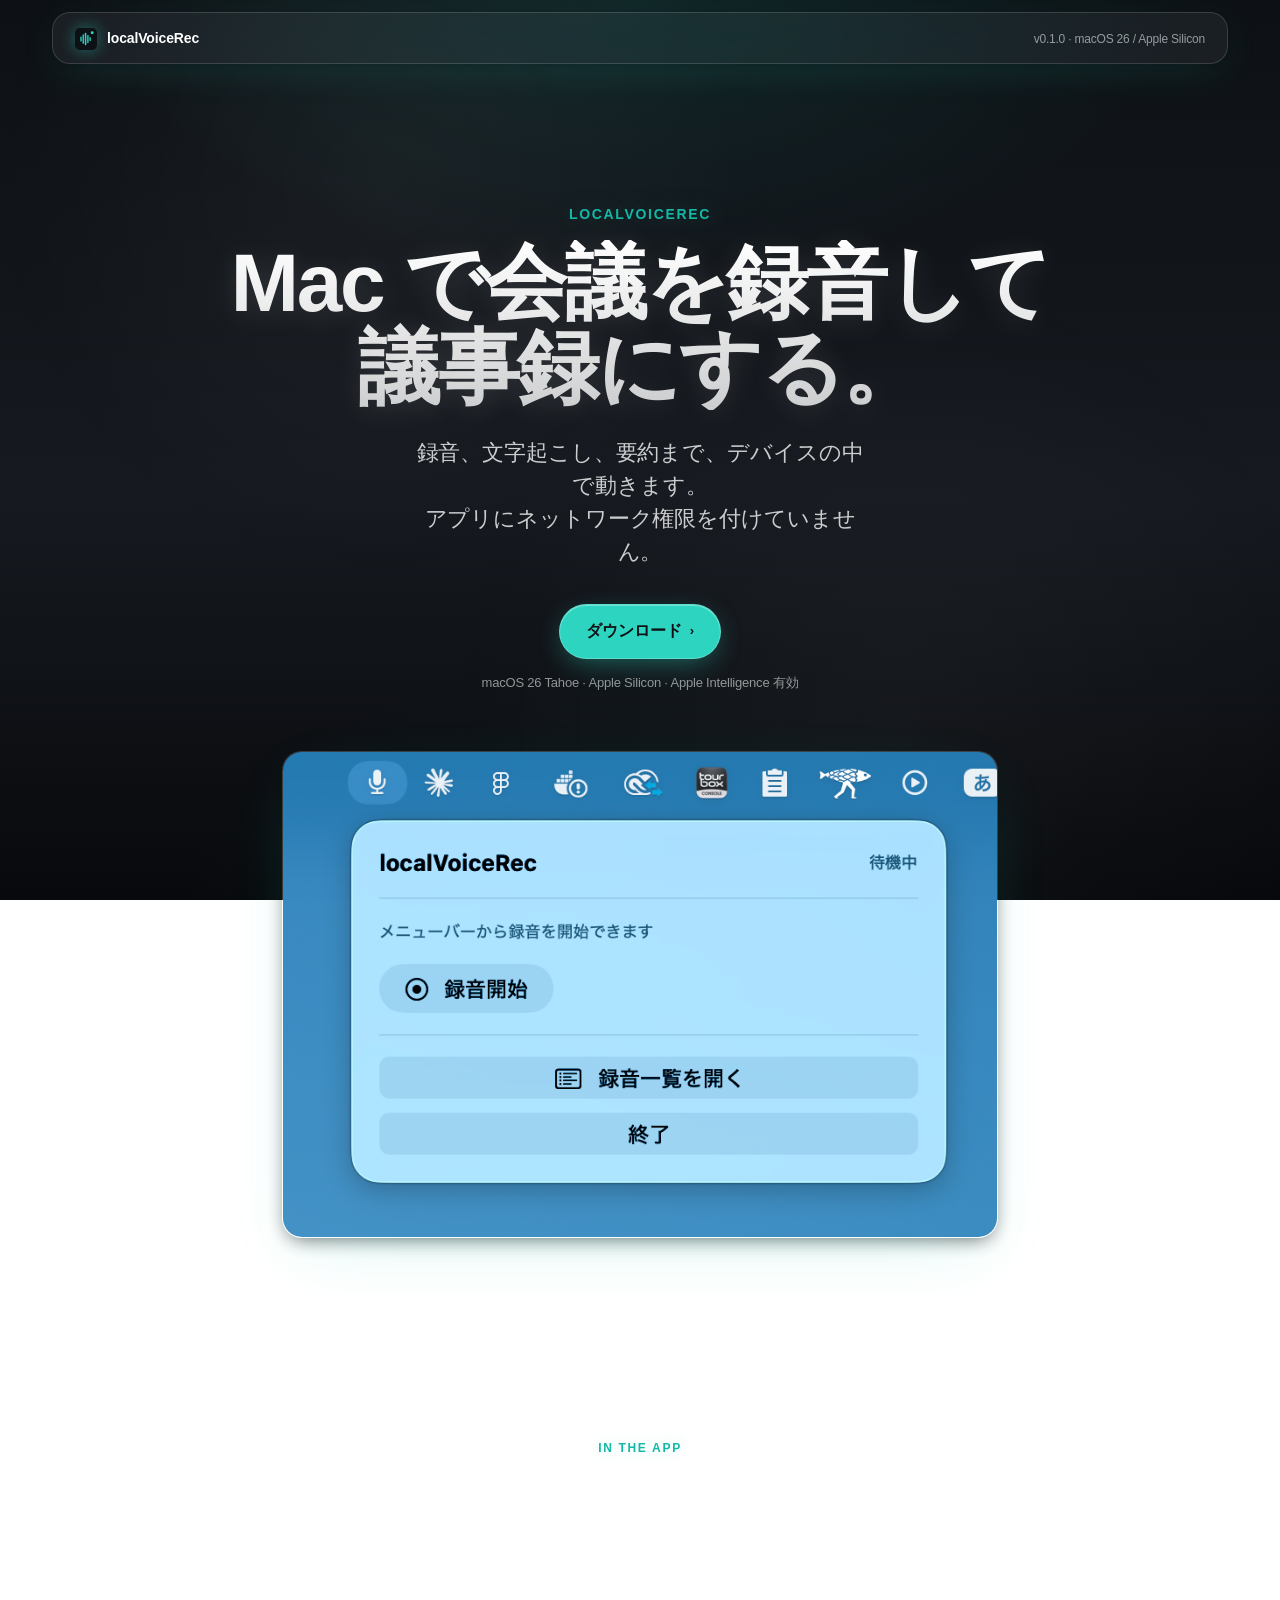
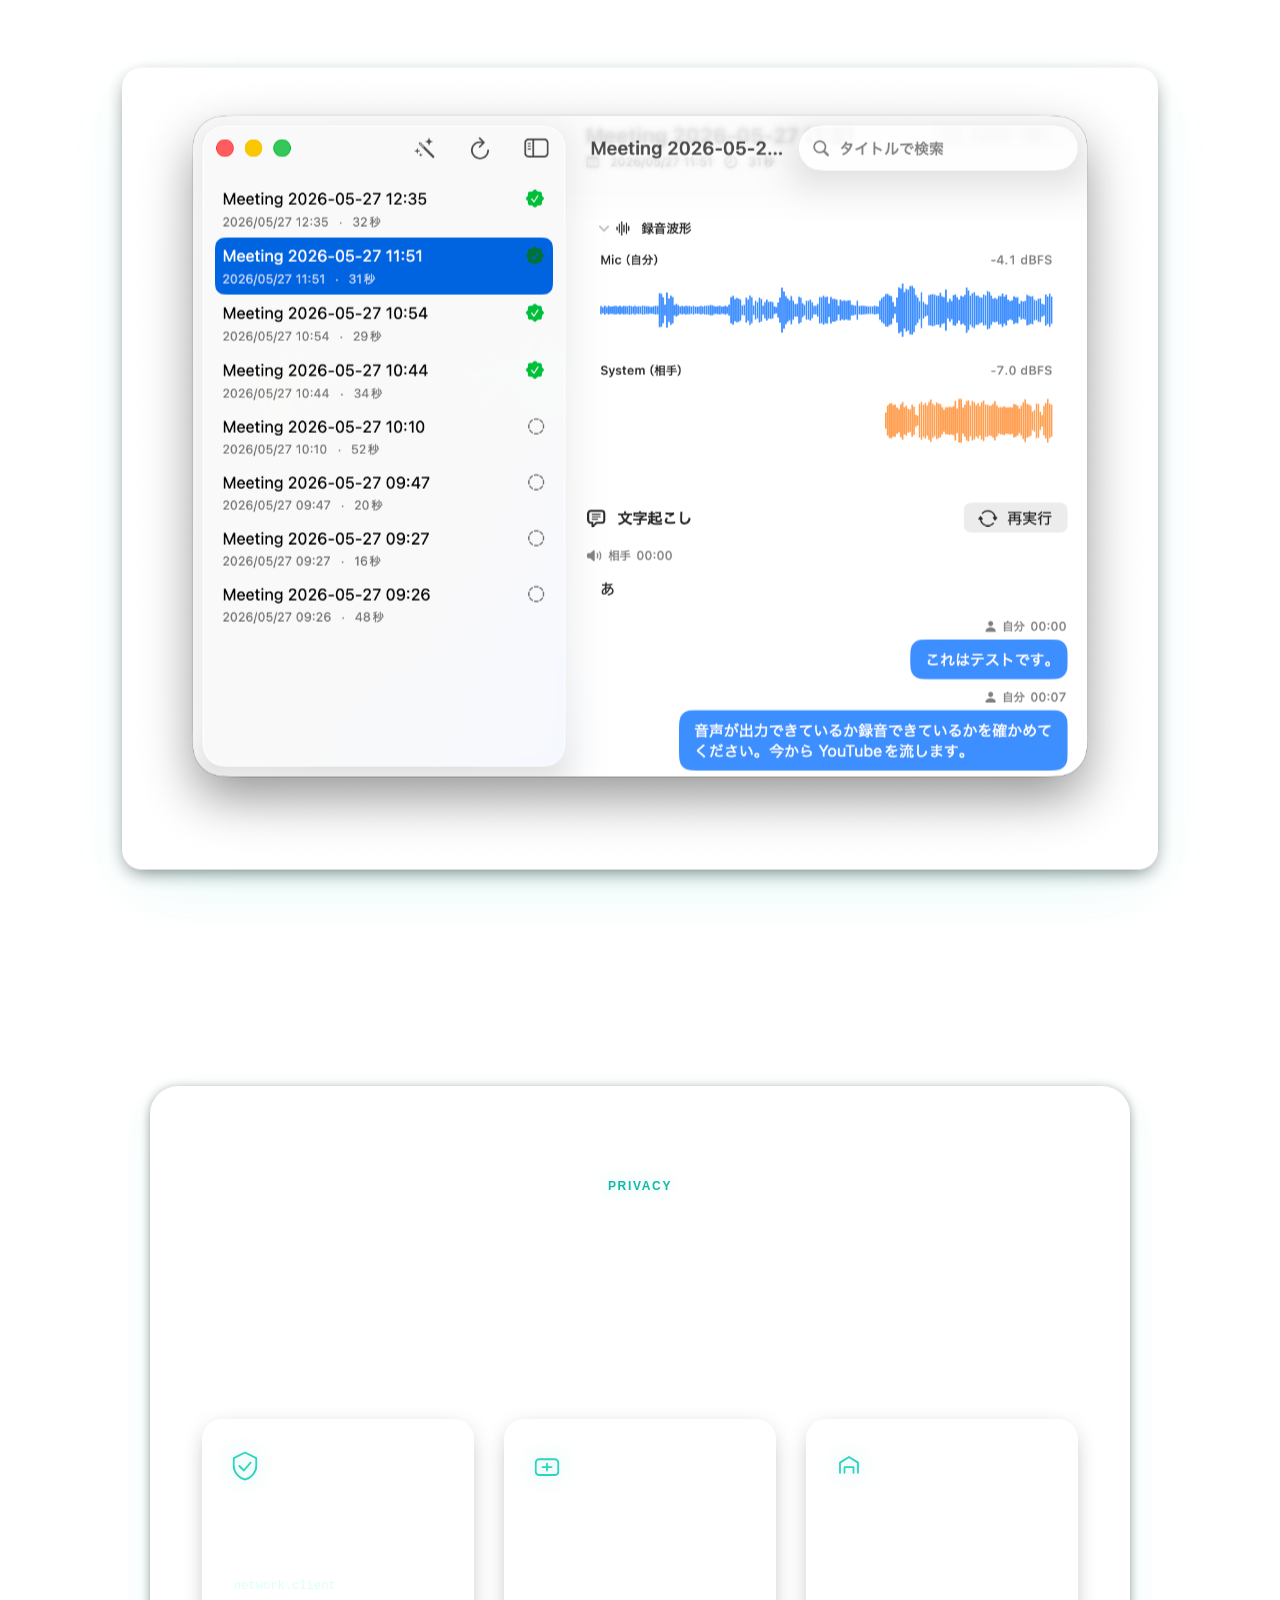
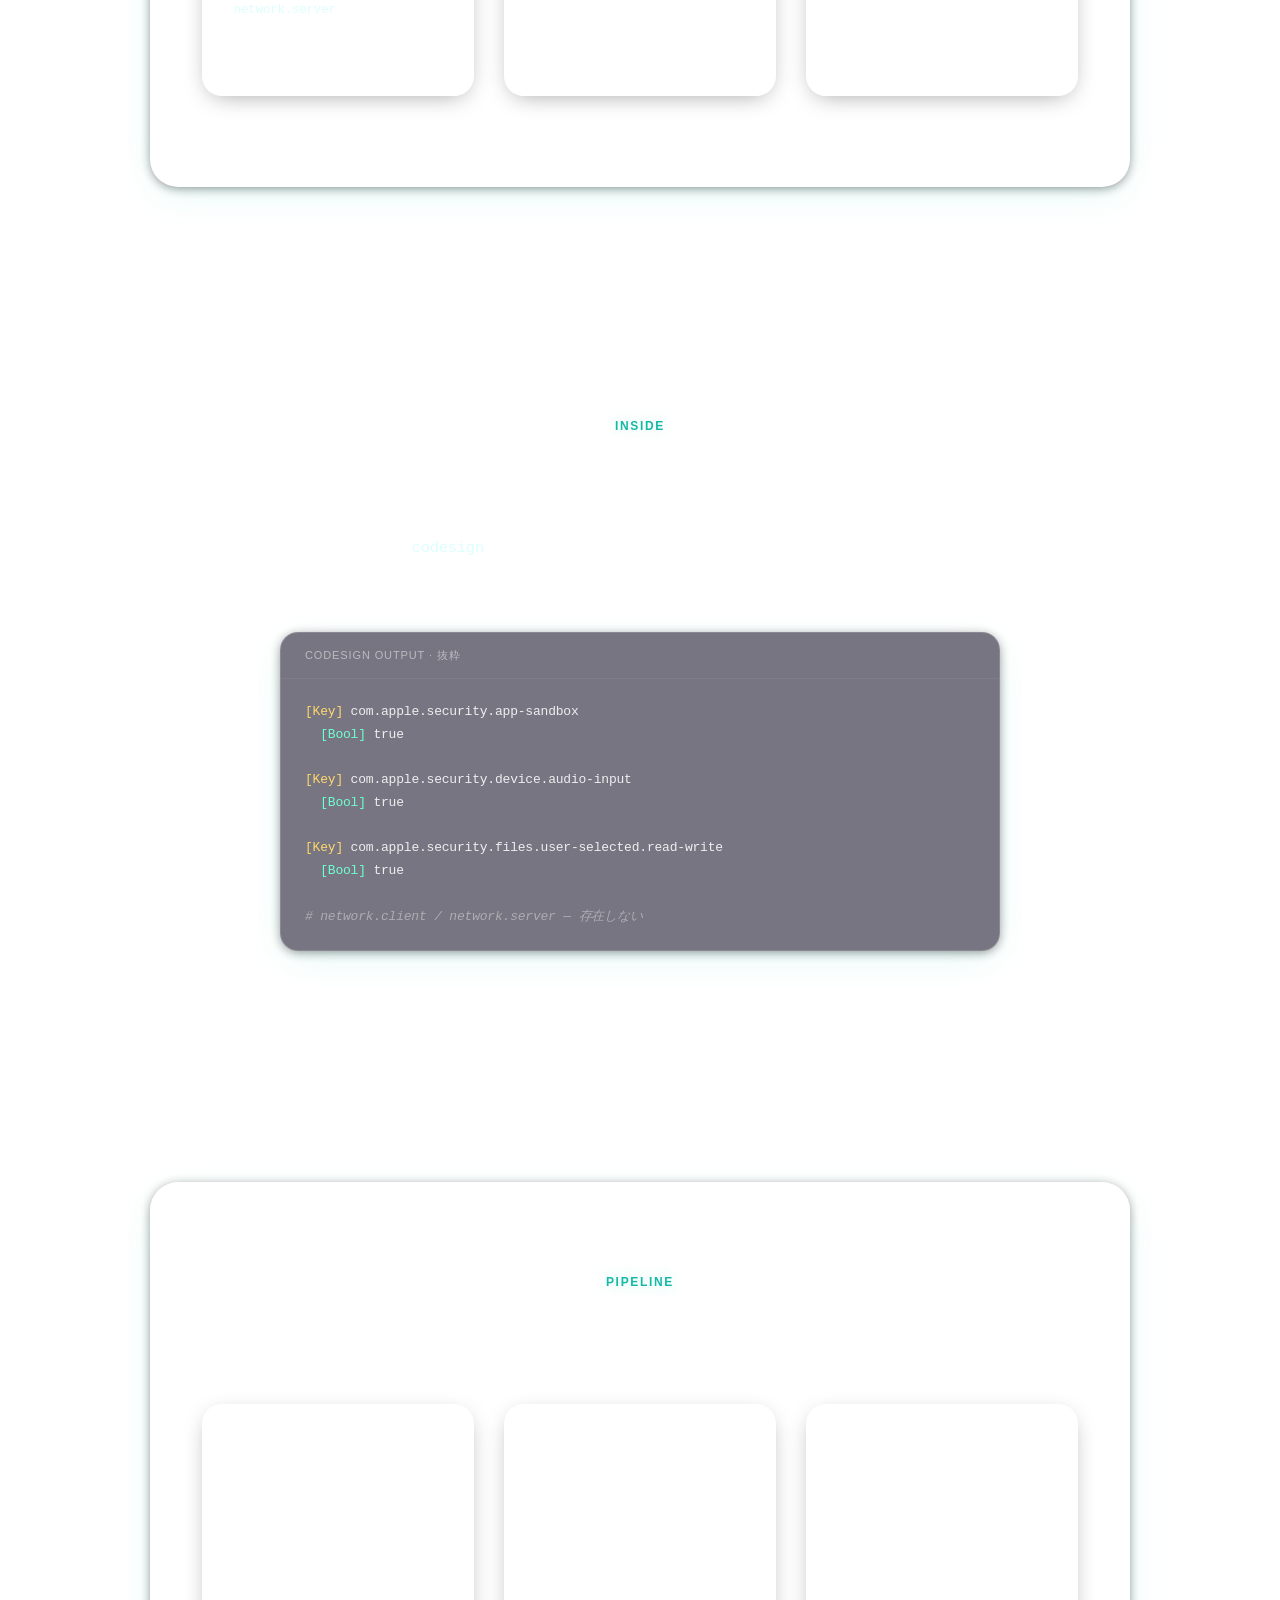
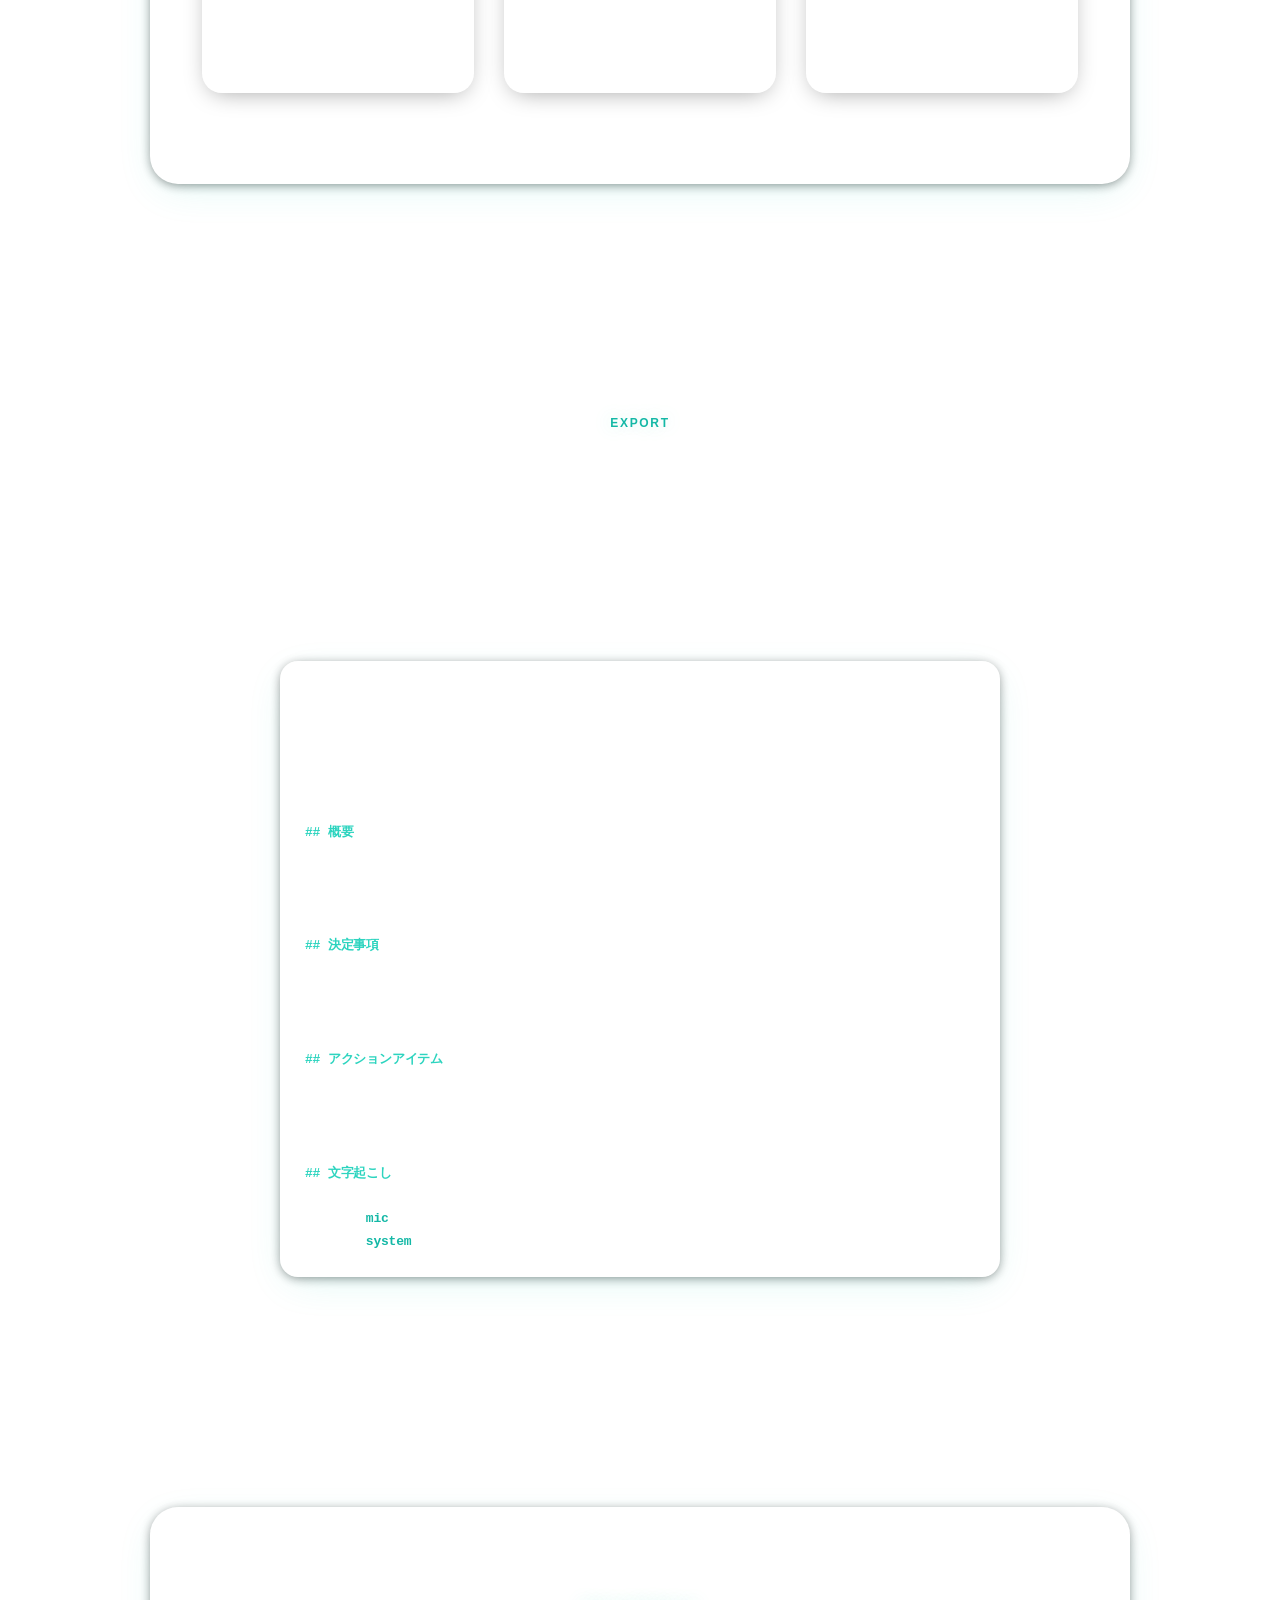
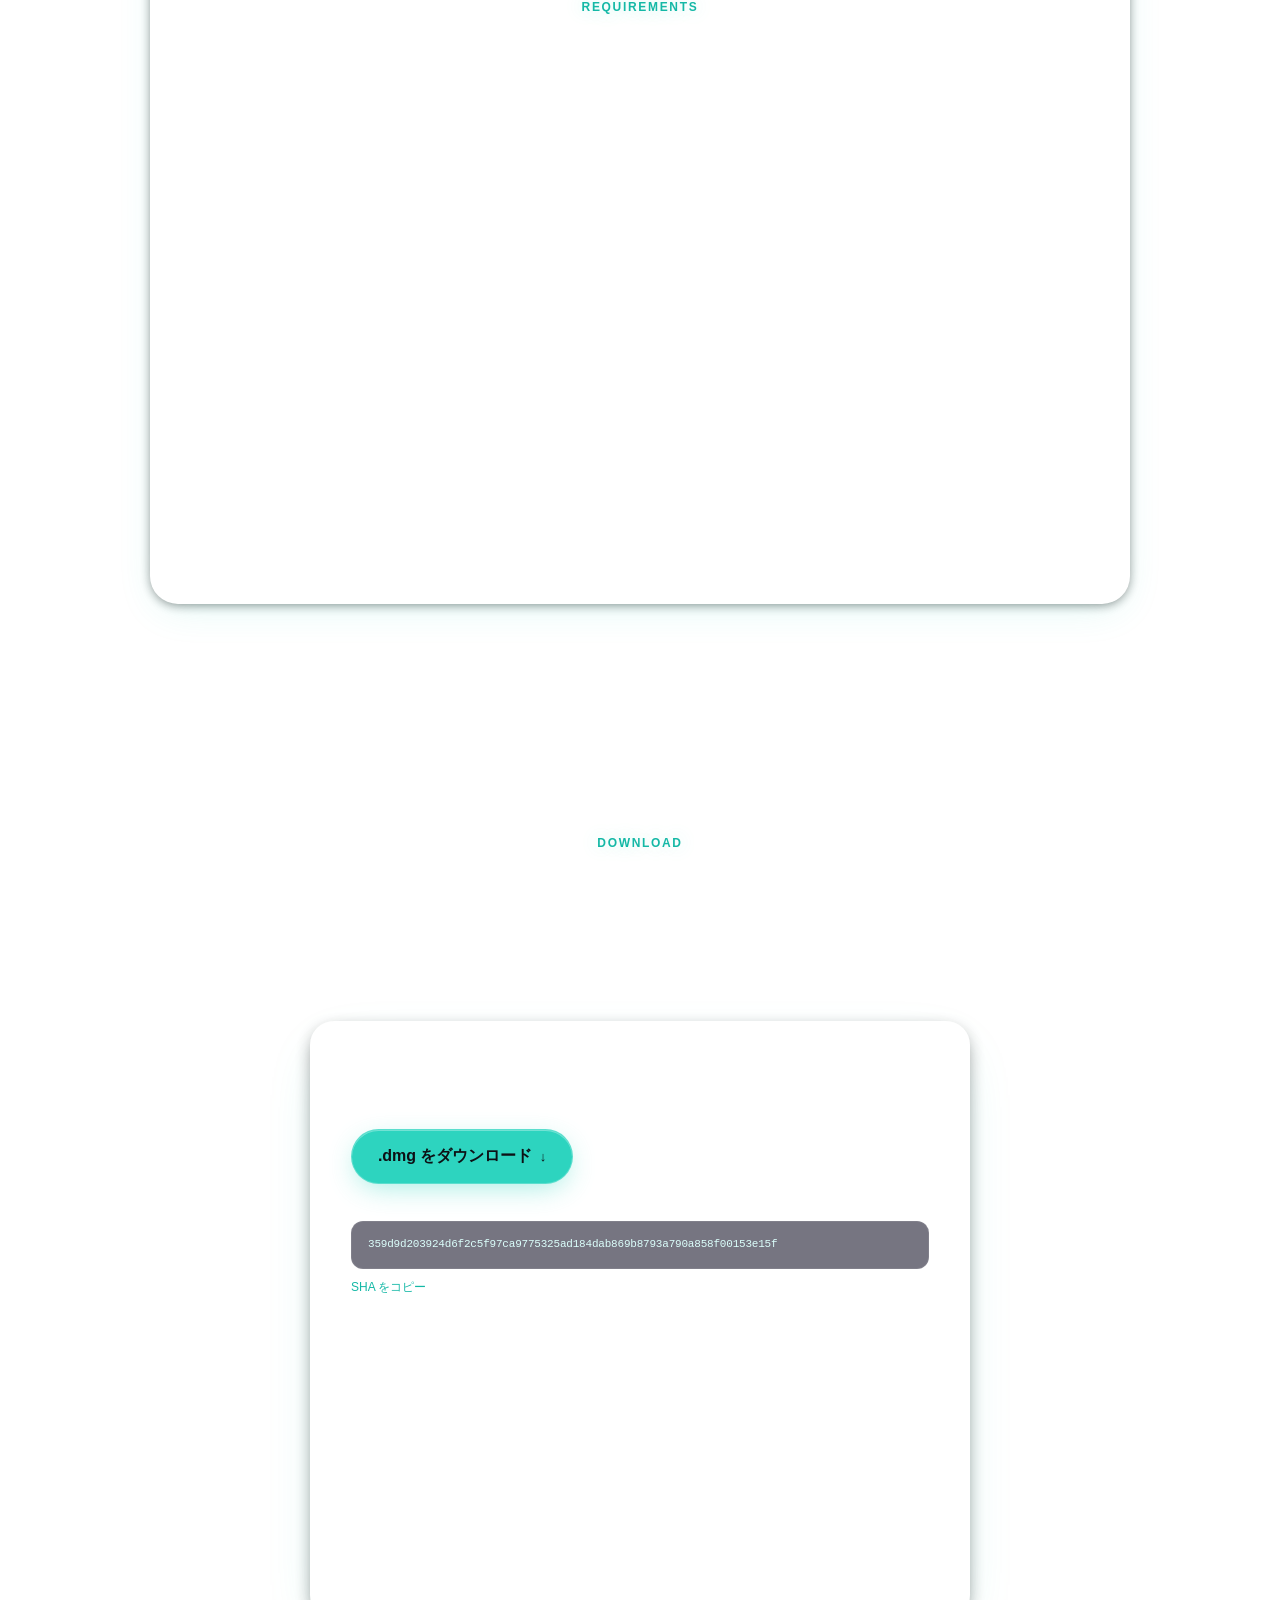
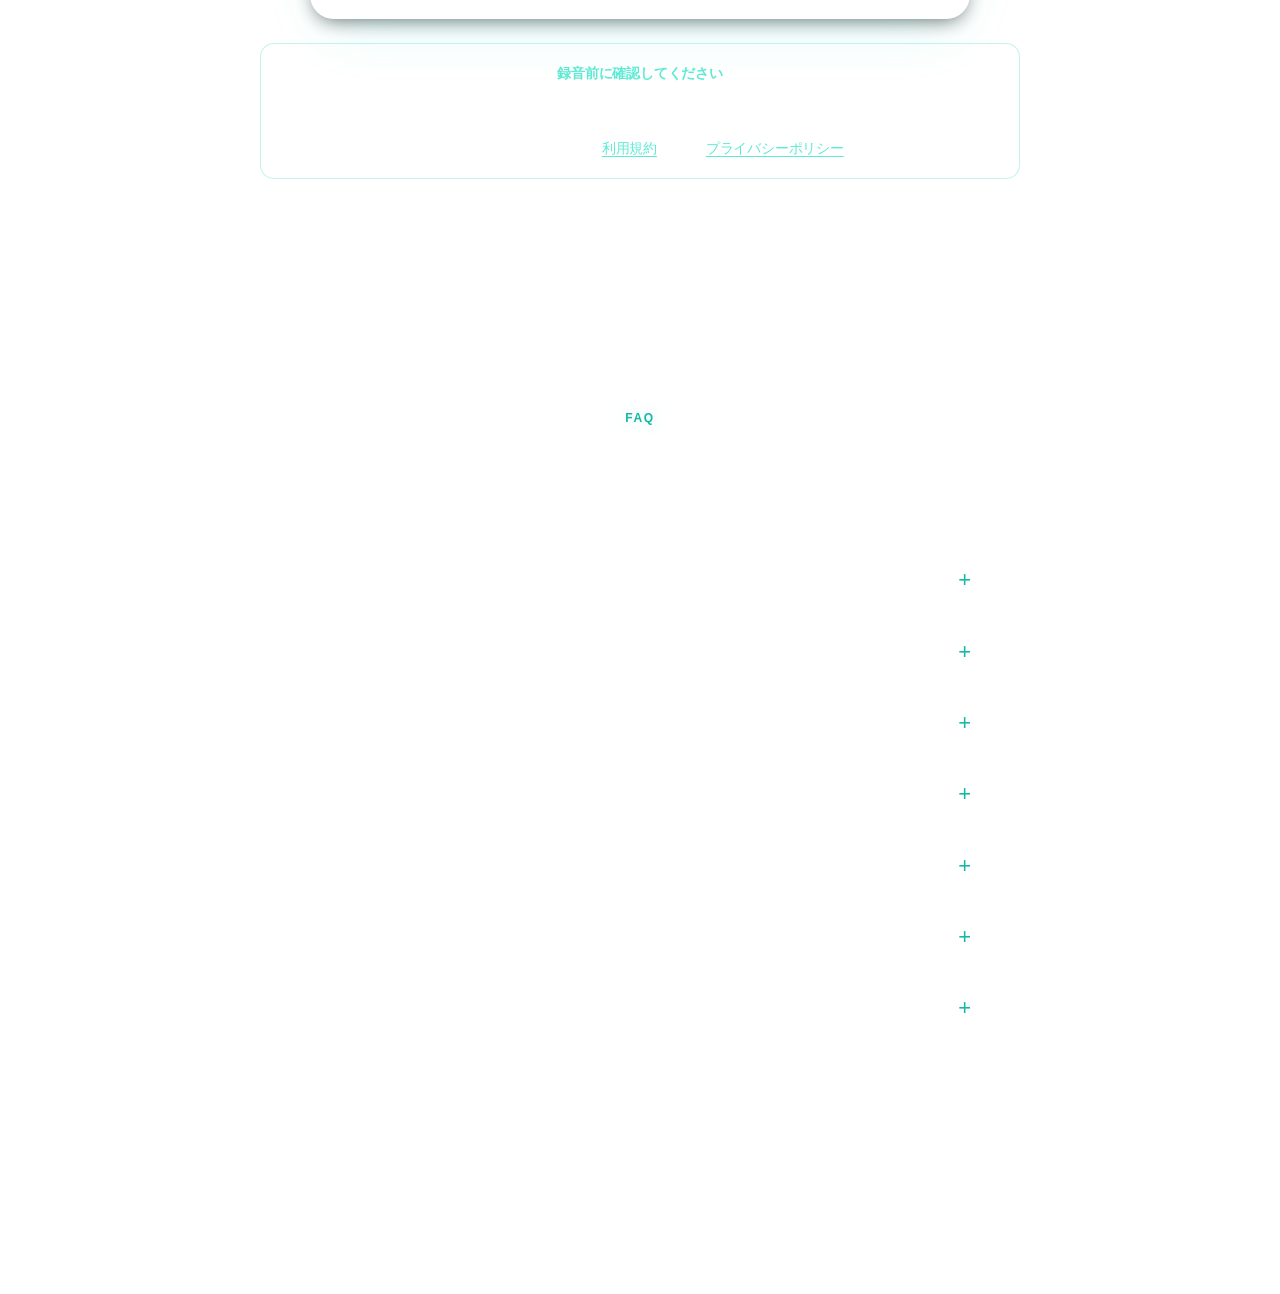
<file: site/index.html>
<!doctype html>
<html lang="ja">
<head>
  <meta charset="utf-8" />
  <meta name="viewport" content="width=device-width, initial-scale=1, viewport-fit=cover" />
  <title>localVoiceRec — Mac で会議を録音して議事録にする</title>
  <meta name="description" content="Mac で会議を録音し、文字起こしと議事録の生成までデバイスの中で行う macOS アプリ。ネットワーク権限なし。" />
  <meta name="theme-color" content="#0D1115" />
  <meta property="og:title" content="localVoiceRec" />
  <meta property="og:description" content="録音、文字起こし、要約まで、デバイスの中で動きます。" />
  <meta property="og:type" content="website" />
  <link rel="icon" href="favicon.svg" type="image/svg+xml" />
  <link rel="stylesheet" href="style.css" />
  <script>
    // モーション初期化: reduce-motion でないときだけ .lvr-anim を付与する。
    // CSS は .lvr-anim 配下にスコープされているので、付与しないと完全に静的レイアウト。
    // <head> で同期的に付けることで初回描画前にスタイルが確定し、ちらつきを防ぐ。
    (function () {
      try {
        if (!matchMedia('(prefers-reduced-motion: reduce)').matches) {
          document.documentElement.classList.add('lvr-anim');
        }
      } catch (_) { /* 古いブラウザ: 静的のまま */ }
    })();
  </script>
</head>
<body>

<!-- ─────────────────────────────────────────────
     Global nav
     ───────────────────────────────────────────── -->
<header class="globalnav" role="banner">
  <div class="wrap-wide">
    <div class="globalnav-inner">
      <div class="globalnav-brand">
        <svg viewBox="0 0 64 64" aria-hidden="true">
          <rect width="64" height="64" rx="14" fill="#0D1115"/>
          <g fill="#2DD4BF">
            <rect x="15.5" y="24.5" width="4" height="15" rx="2"/>
            <rect x="22"   y="18"   width="4" height="28" rx="2"/>
            <rect x="28.5" y="13.5" width="4.5" height="37" rx="2.25"/>
            <rect x="35.5" y="20"   width="4" height="24" rx="2"/>
            <rect x="42"   y="26"   width="4" height="12" rx="2"/>
            <circle cx="50" cy="14" r="4.25"/>
          </g>
        </svg>
        localVoiceRec
      </div>
      <div class="globalnav-meta">v0.1.0 · macOS 26 / Apple Silicon</div>
    </div>
  </div>
</header>

<!-- ─────────────────────────────────────────────
     Hero
     ───────────────────────────────────────────── -->
<section class="hero">
  <div class="wrap">
    <p class="hero-eyebrow">localVoiceRec</p>
    <h1>Mac で会議を録音して<br />議事録にする。</h1>
    <p class="hero-lead">
      録音、文字起こし、要約まで、デバイスの中で動きます。<br />
      アプリにネットワーク権限を付けていません。
    </p>
    <div class="hero-cta">
      <a class="btn-pill btn-pill-primary" href="#download">
        ダウンロード
        <span class="arrow">›</span>
      </a>
      <p class="hero-fineprint">macOS 26 Tahoe · Apple Silicon · Apple Intelligence 有効</p>
    </div>
  </div>
  <figure class="hero-shot">
    <img class="parallax-tilt" src="screenshots/menubar.png" alt="メニューバーから localVoiceRec を開いたウィンドウ。録音開始 / 録音一覧を開く / 終了の 3 つの操作。" />
  </figure>
</section>

<!-- ─────────────────────────────────────────────
     Detail screenshot — full bleed product shot
     ───────────────────────────────────────────── -->
<section class="feature alt reveal">
  <div class="wrap-wide">
    <p class="feature-eyebrow">In the app</p>
    <h2>1 画面で完結。</h2>
    <p class="feature-lead">
      録音、波形、文字起こし、要約まで、ひとつのウィンドウに並びます。
    </p>
    <figure class="app-shot">
      <img class="parallax-tilt" src="screenshots/detail.png" alt="録音一覧と詳細ウィンドウ。左に Meeting エントリ、右に Mic / System の波形と話者ごとの吹き出し、要約まで縦に並ぶ。" />
    </figure>
  </div>
</section>

<!-- ─────────────────────────────────────────────
     Manifesto / 3 pillars (dark section)
     ───────────────────────────────────────────── -->
<section class="feature dark reveal">
  <div class="wrap">
    <p class="feature-eyebrow">Privacy</p>
    <h2>外には送りません。</h2>
    <p class="feature-lead">
      アプリにネットワーク権限を付けていないので、外と通信できません。
      文字起こしと要約は macOS の機能で動きます。
    </p>
    <div class="feature-grid">
      <div class="feature-card">
        <svg class="feature-icon" viewBox="0 0 32 32" fill="none" stroke="currentColor" stroke-width="1.6" stroke-linecap="round" stroke-linejoin="round" aria-hidden="true">
          <path d="M16 4 L26 9 V16 C26 22 21 27 16 28 C11 27 6 22 6 16 V9 Z"/>
          <path d="M11 16 L15 20 L21 13"/>
        </svg>
        <h3>ネットワーク権限なし</h3>
        <p>App Sandbox 下で <code>network.client</code> も <code>network.server</code> も付けていません。OS が通信を許可しません。</p>
      </div>
      <div class="feature-card">
        <svg class="feature-icon" viewBox="0 0 32 32" fill="none" stroke="currentColor" stroke-width="1.6" stroke-linecap="round" stroke-linejoin="round" aria-hidden="true">
          <rect x="6" y="10" width="20" height="14" rx="3"/>
          <path d="M16 14 V20"/>
          <path d="M12 17 H20"/>
        </svg>
        <h3>オフラインで動く</h3>
        <p>文字起こしは macOS の SpeechAnalyzer、要約は Foundation Models。どちらもデバイス内で動きます。</p>
      </div>
      <div class="feature-card">
        <svg class="feature-icon" viewBox="0 0 32 32" fill="none" stroke="currentColor" stroke-width="1.6" stroke-linecap="round" stroke-linejoin="round" aria-hidden="true">
          <path d="M8 22 L8 13 L16 8 L24 13 L24 22"/>
          <path d="M12 22 V17 H20 V22"/>
        </svg>
        <h3>ボットを参加させない</h3>
        <p>Zoom / Teams / Meet にボットを入れずに、Mac が再生中の音と自分のマイクを直接録ります。録音同意は事前に取得してください。</p>
      </div>
    </div>
  </div>
</section>

<!-- ─────────────────────────────────────────────
     Inside the bundle (entitlements artifact)
     ───────────────────────────────────────────── -->
<section class="feature reveal">
  <div class="wrap">
    <p class="feature-eyebrow">Inside</p>
    <h2>権限は確認できます。</h2>
    <p class="feature-lead">
      <code>codesign</code> で entitlement を表示すると、ネットワーク系のキーが入っていないことが分かります。
    </p>
    <figure class="codeblock">
      <figcaption>codesign output · 抜粋</figcaption>
      <pre><code><span class="c-key">[Key]</span> com.apple.security.app-sandbox
  <span class="c-val">[Bool]</span> true

<span class="c-key">[Key]</span> com.apple.security.device.audio-input
  <span class="c-val">[Bool]</span> true

<span class="c-key">[Key]</span> com.apple.security.files.user-selected.read-write
  <span class="c-val">[Bool]</span> true

<span class="c-comment"># network.client / network.server — 存在しない</span></code></pre>
    </figure>
  </div>
</section>

<!-- ─────────────────────────────────────────────
     How it works
     ───────────────────────────────────────────── -->
<section class="feature alt reveal">
  <div class="wrap">
    <p class="feature-eyebrow">Pipeline</p>
    <h2>中で起きていること</h2>
    <ol class="steps">
      <li>
        <p class="step-num">01 — 録音</p>
        <h3>マイクとシステム音声を別々に録る。</h3>
        <p>自分の声には macOS の AEC・ノイズ抑制・自動ゲイン調整がかかります。相手の声は process tap で Mac の再生音から直接取ります。チャンネルが分かれているので、話者が混ざりません。</p>
      </li>
      <li>
        <p class="step-num">02 — 文字起こし</p>
        <h3>録音と同時に進む。</h3>
        <p>SpeechAnalyzer に音声を流し込みながら、ファイル書き込みと波形表示も同じバッファでやっています。録音を止めた時点でテキストが揃っています。日本語・英語に対応。</p>
      </li>
      <li>
        <p class="step-num">03 — 要約</p>
        <h3>議事録のかたちに整理する。</h3>
        <p>Foundation Models で、概要・決定事項・アクションアイテム・未解決の問いに分けます。</p>
      </li>
    </ol>
  </div>
</section>

<!-- ─────────────────────────────────────────────
     Export
     ───────────────────────────────────────────── -->
<section class="feature reveal">
  <div class="wrap">
    <p class="feature-eyebrow">Export</p>
    <h2>Markdown とテキストで書き出し。</h2>
    <p class="feature-lead">
      Slack や Notion にそのまま貼り付けられます。
    </p>
    <figure class="codeblock codeblock-md">
      <figcaption>Meeting_20260527.md</figcaption>
<pre><code><span class="m-h1"># 2026-05-27 ロードマップ確認</span>

- <span class="m-key">日時</span>: 2026-05-27 14:30 〜 15:30 (60 分)

<span class="m-h2">## 概要</span>

Q3 の優先順位を整理し、Phase 1 から Phase 2 への
受け渡しを確定した。

<span class="m-h2">## 決定事項</span>

- 録音・文字起こし・要約は完全オンデバイスで進める
- Phase 2 のテスト計画を翌週金曜までに策定

<span class="m-h2">## アクションアイテム</span>

- [ ] テスト計画ドラフト（担当: 佐藤、期限: 06-03）
- [ ] セキュリティレビュー依頼（担当: 未割当）

<span class="m-h2">## 文字起こし</span>

<span class="m-em">[00:00]</span> <span class="m-spk">mic</span>: では、本日のアジェンダから...
<span class="m-em">[00:03]</span> <span class="m-spk">system</span>: 了解しました。まず...</code></pre>
    </figure>
  </div>
</section>

<!-- ─────────────────────────────────────────────
     Spec / requirements
     ───────────────────────────────────────────── -->
<section class="feature alt reveal">
  <div class="wrap">
    <p class="feature-eyebrow">Requirements</p>
    <h2>動作環境とサイズ</h2>
    <dl class="spec">
      <div><dt>OS</dt><dd>macOS 26 Tahoe 以降</dd></div>
      <div><dt>CPU</dt><dd>Apple Silicon (M1 以降)</dd></div>
      <div><dt>メモリ</dt><dd>8 GB 以上を推奨</dd></div>
      <div><dt>Apple Intelligence</dt><dd>有効化が必要</dd></div>
      <div><dt>ネットワーク</dt><dd>不要 (entitlement 未付与)</dd></div>
      <div><dt>権限</dt><dd>マイク／システム音声録音</dd></div>
      <div><dt>DMG サイズ</dt><dd>約 1.0 MB</dd></div>
      <div><dt>.app サイズ</dt><dd>約 1.5 MB</dd></div>
      <div><dt>外部依存</dt><dd>なし (OS 標準フレームワークのみ)</dd></div>
      <div><dt>録音形式</dt><dd>Linear PCM (WAV)</dd></div>
    </dl>
  </div>
</section>

<!-- ─────────────────────────────────────────────
     Download
     ───────────────────────────────────────────── -->
<section class="download reveal" id="download">
  <div class="wrap">
    <p class="feature-eyebrow">Download</p>
    <h2>ダウンロード</h2>
    <p class="feature-lead">
      署名と公証済み。Gatekeeper の警告は出ません。
    </p>
    <div class="download-card">
      <div class="download-version-row">
        <p class="download-version">version 0.1.0</p>
        <p class="download-build">build 1 · 2026-05-27</p>
      </div>
      <div class="download-cta">
        <a class="btn-pill btn-pill-primary" href="/downloads/localVoiceRec-0.1.0.dmg" download>
          .dmg をダウンロード
          <span class="arrow">↓</span>
        </a>
        <span style="font-size: 12px; color: var(--text-3);">macOS 26+</span>
      </div>

      <span class="download-hash-label">SHA-256</span>
      <code class="download-hash" id="sha">359d9d203924d6f2c5f97ca9775325ad184dab869b8793a790a858f00153e15f</code>
      <button id="copy-sha" class="btn-copy">SHA をコピー</button>

      <code class="verify-cmd">shasum -a 256 ~/Downloads/localVoiceRec-0.1.0.dmg</code>

      <div class="download-note">
        <strong>v0.1.0 — 初回リリース</strong><br />
        ・マイクとシステム音声を別々に録音 (WAV)<br />
        ・録音と同時に文字起こし<br />
        ・要約は Foundation Models<br />
        ・Markdown / テキストで書き出し<br />
        ・スリープや HW 切替の検知 → 安全に停止<br />
        ・ネットワーク権限なし・署名・公証済み
      </div>
    </div>

    <div class="consent-warning" role="note">
      <strong>録音前に確認してください</strong>
      会議参加者・通話相手の音声を録音する場合、適用される法令・サービス規約・所属組織のポリシーに従い、
      利用者の責任で必要な同意・告知を取得してください。本アプリは録音同意の取得機能を提供せず、
      録音に起因する一切の責任は利用者が負うものとします。詳細は
      <a href="/terms.html">利用規約</a> および
      <a href="/privacy.html">プライバシーポリシー</a> をご確認ください。
    </div>
  </div>
</section>

<!-- ─────────────────────────────────────────────
     FAQ
     ───────────────────────────────────────────── -->
<section class="feature reveal">
  <div class="wrap">
    <p class="feature-eyebrow">FAQ</p>
    <h2>よくある質問</h2>
    <div class="faq">
      <details>
        <summary>本当に外に送信していない?</summary>
        <div class="answer">
          App Sandbox 下で、<code>com.apple.security.network.client</code> と <code>com.apple.security.network.server</code> をどちらも付けていません。OS がソケットの作成を拒否します。<code>codesign --display --entitlements -</code> で確認できます。
        </div>
      </details>
      <details>
        <summary>Apple Intelligence は外部通信しているのでは?</summary>
        <div class="answer">
          オンデバイスモデルがデバイス内で動きます。Private Cloud Compute へのフォールバックはこのアプリでは使いません(ネットワーク権限がないので経路がありません)。
        </div>
      </details>
      <details>
        <summary>会議の相手に録音の告知や同意は必要?</summary>
        <div class="answer">
          <strong>必要です。</strong>このアプリは同意取得を自動化しません。録音前に全参加者に伝えて、同意を得てください。所属組織のポリシー、サービス規約、各国の法令に従う責任は利用者にあります。
        </div>
      </details>
      <details>
        <summary>録音はどこに保存される? 形式は?</summary>
        <div class="answer">
          アプリのサンドボックス内 <code>~/Library/Containers/com.example.localVoiceRec/</code> に WAV で保存されます。アプリから個別または一括で削除でき、ファイル実体もそのとき消えます。
        </div>
      </details>
      <details>
        <summary>マイクが拾った相手の声で、文字起こしが汚れない?</summary>
        <div class="answer">
          マイク側に macOS の AEC・ノイズ抑制・自動ゲイン調整がかかります。ヘッドフォンを使わない場合の回り込みは大きく抑えられます。
        </div>
      </details>
      <details>
        <summary>録音終了後、文字起こしを待つ必要は?</summary>
        <div class="answer">
          ありません。録音中から文字起こしが進むので、停止した時点でテキストが揃っています。続けて要約が生成されます。
        </div>
      </details>
      <details>
        <summary>ソースコードは公開されている?</summary>
        <div class="answer">
          GitHub で公開しています。<a href="https://github.com/Rikuto-des/localVoiceRec">Rikuto-des/localVoiceRec</a>
        </div>
      </details>
    </div>
  </div>
</section>

<!-- ─────────────────────────────────────────────
     Footer
     ───────────────────────────────────────────── -->
<footer class="footer">
  <div class="wrap-wide">
    <div class="footer-inner">
      <div>© 2026 localVoiceRec</div>
      <div class="footer-links">
        <a href="/privacy.html">プライバシー</a>
        <a href="/terms.html">利用規約</a>
        <a href="https://github.com/Rikuto-des/localVoiceRec">Source</a>
        <a href="https://github.com/Rikuto-des/localVoiceRec/blob/main/docs/spec.md">Spec</a>
        <a href="https://github.com/Rikuto-des/localVoiceRec/blob/main/docs/security-audit.md">Security</a>
      </div>
    </div>
  </div>
</footer>

<script>
  // SHA コピーボタン
  document.getElementById('copy-sha')?.addEventListener('click', async (e) => {
    const sha = document.getElementById('sha').textContent.trim();
    try {
      await navigator.clipboard.writeText(sha);
      const btn = e.currentTarget;
      const orig = btn.textContent;
      btn.textContent = '✓ コピーしました';
      setTimeout(() => { btn.textContent = orig; }, 1600);
    } catch (_) {
      window.prompt('SHA-256', sha);
    }
  });

  // モーション (reveal + parallax) は <html class="lvr-anim"> が付いているときだけ走らせる。
  // <head> の inline script が reduce-motion ユーザーには付けない設計。
  (function () {
    if (!document.documentElement.classList.contains('lvr-anim')) return;

    // 1) スクロールでセクションがフェードイン
    if ('IntersectionObserver' in window) {
      const io = new IntersectionObserver((entries) => {
        for (const entry of entries) {
          if (entry.isIntersecting) {
            entry.target.classList.add('is-visible');
            io.unobserve(entry.target);
          }
        }
      }, { threshold: 0.08, rootMargin: '0px 0px -8% 0px' });
      document.querySelectorAll('.reveal').forEach((el) => io.observe(el));
    } else {
      // 古いブラウザは fallback で全部表示
      document.querySelectorAll('.reveal').forEach((el) => el.classList.add('is-visible'));
    }

    // 2) スクリーンショットのパララックス: 画面中央からの距離に応じて Y を僅かにずらす
    const tilts = Array.from(document.querySelectorAll('.parallax-tilt'));
    if (tilts.length) {
      let ticking = false;
      const update = () => {
        const vh = window.innerHeight || document.documentElement.clientHeight;
        const center = vh / 2;
        for (const el of tilts) {
          const r = el.getBoundingClientRect();
          // 画面に全く入っていない要素はスキップ (微妙な省力化)
          if (r.bottom < -200 || r.top > vh + 200) continue;
          const elCenter = r.top + r.height / 2;
          const distance = elCenter - center;
          // ±30px に clamp。係数 0.06 で滑らかさを保つ
          const ty = Math.max(-30, Math.min(30, -distance * 0.06));
          el.style.setProperty('--ty', ty.toFixed(2) + 'px');
        }
        ticking = false;
      };
      const onScroll = () => {
        if (!ticking) { requestAnimationFrame(update); ticking = true; }
      };
      window.addEventListener('scroll', onScroll, { passive: true });
      window.addEventListener('resize', onScroll, { passive: true });
      update();
    }
  })();
</script>

</body>
</html>
</file>
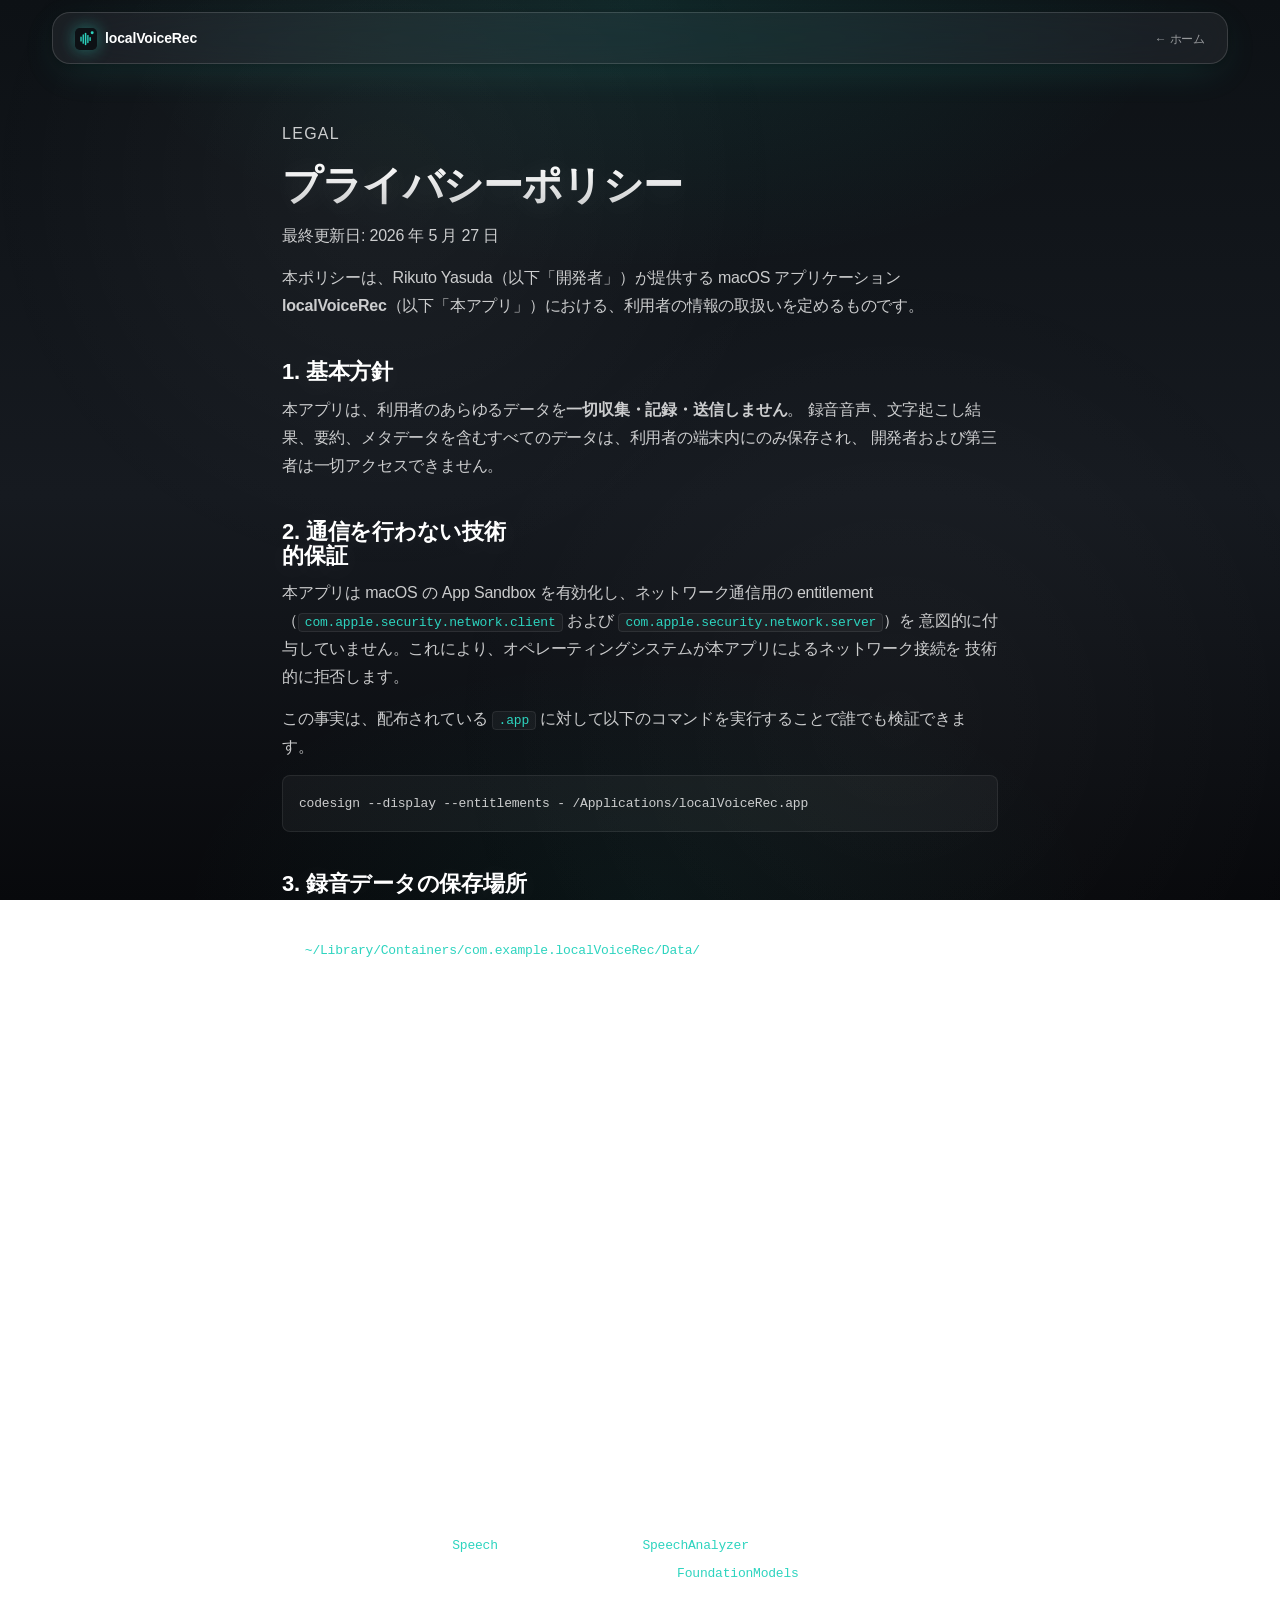
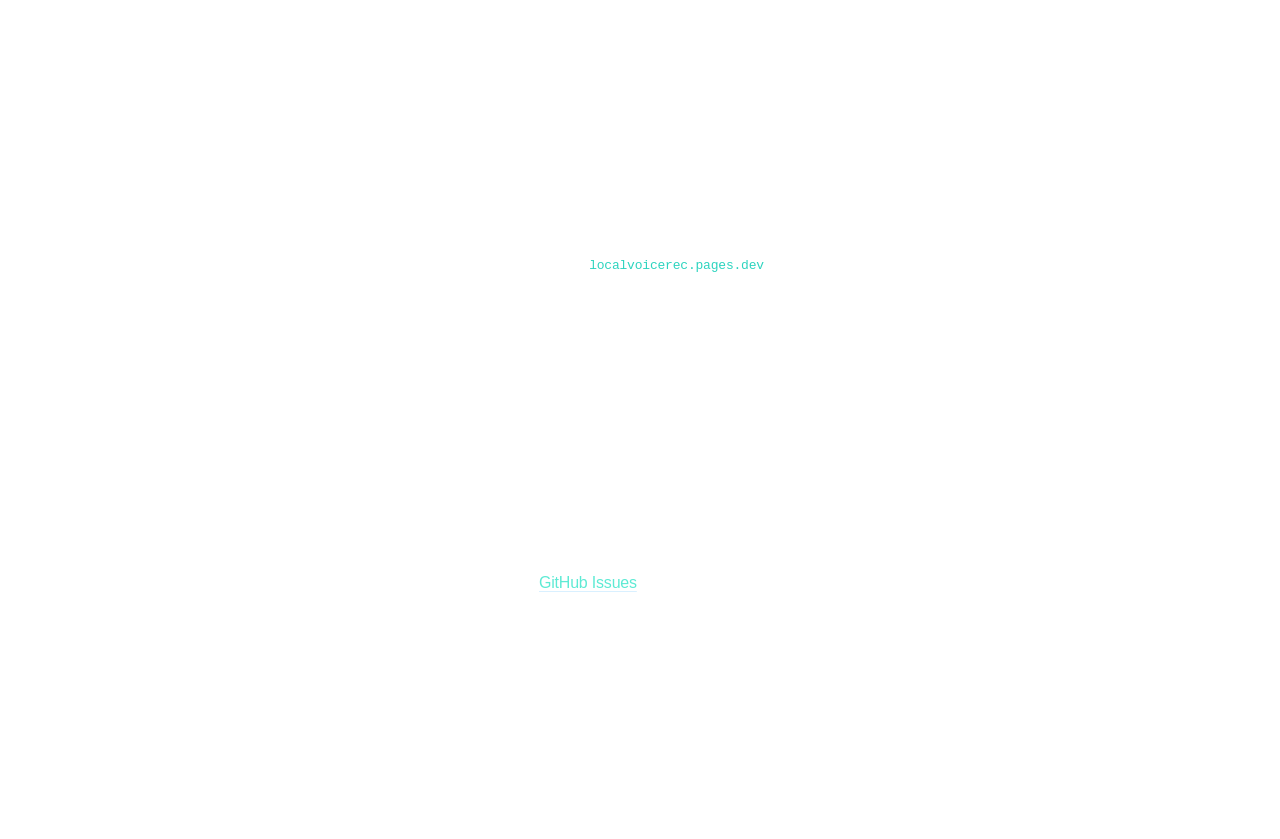
<file: site/privacy.html>
<!doctype html>
<html lang="ja">
<head>
  <meta charset="utf-8" />
  <meta name="viewport" content="width=device-width, initial-scale=1, viewport-fit=cover" />
  <title>プライバシーポリシー — localVoiceRec</title>
  <meta name="description" content="localVoiceRec のプライバシーポリシー。本アプリは利用者のデータを一切収集・送信しません。" />
  <meta name="robots" content="index,follow" />
  <link rel="icon" href="favicon.svg" type="image/svg+xml" />
  <link rel="stylesheet" href="style.css" />
</head>
<body>

<header class="globalnav" role="banner">
  <div class="wrap-wide">
    <div class="globalnav-inner">
      <div class="globalnav-brand">
        <a href="/" style="text-decoration:none;color:inherit;display:inline-flex;align-items:center;gap:8px;">
          <svg viewBox="0 0 64 64" aria-hidden="true">
            <rect width="64" height="64" rx="14" fill="#0D1115"/>
            <g fill="#2DD4BF">
              <rect x="15.5" y="24.5" width="4" height="15" rx="2"/>
              <rect x="22"   y="18"   width="4" height="28" rx="2"/>
              <rect x="28.5" y="13.5" width="4.5" height="37" rx="2.25"/>
              <rect x="35.5" y="20"   width="4" height="24" rx="2"/>
              <rect x="42"   y="26"   width="4" height="12" rx="2"/>
              <circle cx="50" cy="14" r="4.25"/>
            </g>
          </svg>
          localVoiceRec
        </a>
      </div>
      <div class="globalnav-meta"><a href="/" style="color:inherit;text-decoration:none;">← ホーム</a></div>
    </div>
  </div>
</header>

<main class="legal">
  <div class="wrap">
    <p class="legal-eyebrow">Legal</p>
    <h1>プライバシーポリシー</h1>
    <p class="legal-lead">最終更新日: 2026 年 5 月 27 日</p>

    <p>
      本ポリシーは、Rikuto Yasuda（以下「開発者」）が提供する macOS アプリケーション
      <strong>localVoiceRec</strong>（以下「本アプリ」）における、利用者の情報の取扱いを定めるものです。
    </p>

    <h2>1. 基本方針</h2>
    <p>
      本アプリは、利用者のあらゆるデータを<strong>一切収集・記録・送信しません</strong>。
      録音音声、文字起こし結果、要約、メタデータを含むすべてのデータは、利用者の端末内にのみ保存され、
      開発者および第三者は一切アクセスできません。
    </p>

    <h2>2. 通信を行わない技術的保証</h2>
    <p>
      本アプリは macOS の App Sandbox を有効化し、ネットワーク通信用の entitlement
      （<code>com.apple.security.network.client</code> および <code>com.apple.security.network.server</code>）を
      意図的に付与していません。これにより、オペレーティングシステムが本アプリによるネットワーク接続を
      技術的に拒否します。
    </p>
    <p>
      この事実は、配布されている <code>.app</code> に対して以下のコマンドを実行することで誰でも検証できます。
    </p>
    <pre><code>codesign --display --entitlements - /Applications/localVoiceRec.app</code></pre>

    <h2>3. 録音データの保存場所</h2>
    <p>
      録音音声・文字起こし・要約は、本アプリの Sandbox 内
      （<code>~/Library/Containers/com.example.localVoiceRec/Data/</code> 配下）にのみ保存されます。
      他のアプリや外部からはアクセスできません。利用者はアプリ UI から個別または一括で削除でき、
      削除時にファイル実体も同時に消去されます。
    </p>

    <h2>4. 端末の権限</h2>
    <p>本アプリは以下の macOS 権限を利用します。いずれもオンデバイス処理のみのために使用します。</p>
    <ul>
      <li><strong>マイク</strong>: 自分側の音声収録のため</li>
      <li><strong>システム音声（Core Audio Tap）</strong>: 会議相手側の音声収録のため</li>
      <li><strong>ファイル保存（ユーザーが NSSavePanel で選択した場所のみ）</strong>: 議事録のエクスポート用</li>
    </ul>
    <p>これらは macOS の権限ダイアログを通じて利用者の明示的な許可を得たうえでのみ機能します。</p>

    <h2>5. 第三者サービス・解析ツール</h2>
    <p>
      本アプリには、解析ツール（Google Analytics、Firebase Analytics 等）、クラッシュレポーター、
      広告 SDK、第三者の SaaS 連携は<strong>一切組み込まれていません</strong>。
    </p>

    <h2>6. 文字起こしと要約の処理</h2>
    <p>
      文字起こしは Apple の <code>Speech</code> フレームワーク（<code>SpeechAnalyzer</code>）を用いて
      端末内で実行されます。要約は Apple Intelligence のオンデバイスモデル
      （<code>FoundationModels</code> フレームワーク）を用いて端末内で実行されます。
      Apple の Private Cloud Compute は本アプリでは使用しません
      （ネットワーク entitlement がないため、技術的に経路が存在しません）。
    </p>

    <h2>7. 子供のプライバシー</h2>
    <p>
      本アプリは特定の年齢層を対象としていません。利用者の年齢に関わらずデータを収集しないため、
      子供のプライバシーに関する追加の取扱いも発生しません。
    </p>

    <h2>8. 配布サイトについて</h2>
    <p>
      本ポリシーが掲載されている配布サイト（<code>localvoicerec.pages.dev</code>）は
      Cloudflare Pages 上でホストされています。サイト閲覧時のアクセスログ等は
      Cloudflare の標準的なログとして同社のプライバシーポリシーに従って取り扱われます。
      開発者は閲覧者の個別アクセスログを取得・保管していません。
    </p>

    <h2>9. ポリシーの変更</h2>
    <p>
      本ポリシーは予告なく変更される場合があります。重要な変更を行う場合は、本ページの「最終更新日」を
      更新し、必要に応じて GitHub リポジトリのリリースノートで告知します。
    </p>

    <h2>10. お問い合わせ</h2>
    <p>
      本ポリシーに関するお問い合わせは
      <a href="https://github.com/Rikuto-des/localVoiceRec/issues">GitHub Issues</a>
      よりお願いいたします。
    </p>
  </div>
</main>

<footer class="footer">
  <div class="wrap-wide">
    <div class="footer-inner">
      <div>© 2026 localVoiceRec</div>
      <div class="footer-links">
        <a href="/">Home</a>
        <a href="/privacy.html">プライバシー</a>
        <a href="/terms.html">利用規約</a>
        <a href="https://github.com/Rikuto-des/localVoiceRec">Source</a>
      </div>
    </div>
  </div>
</footer>

</body>
</html>
</file>
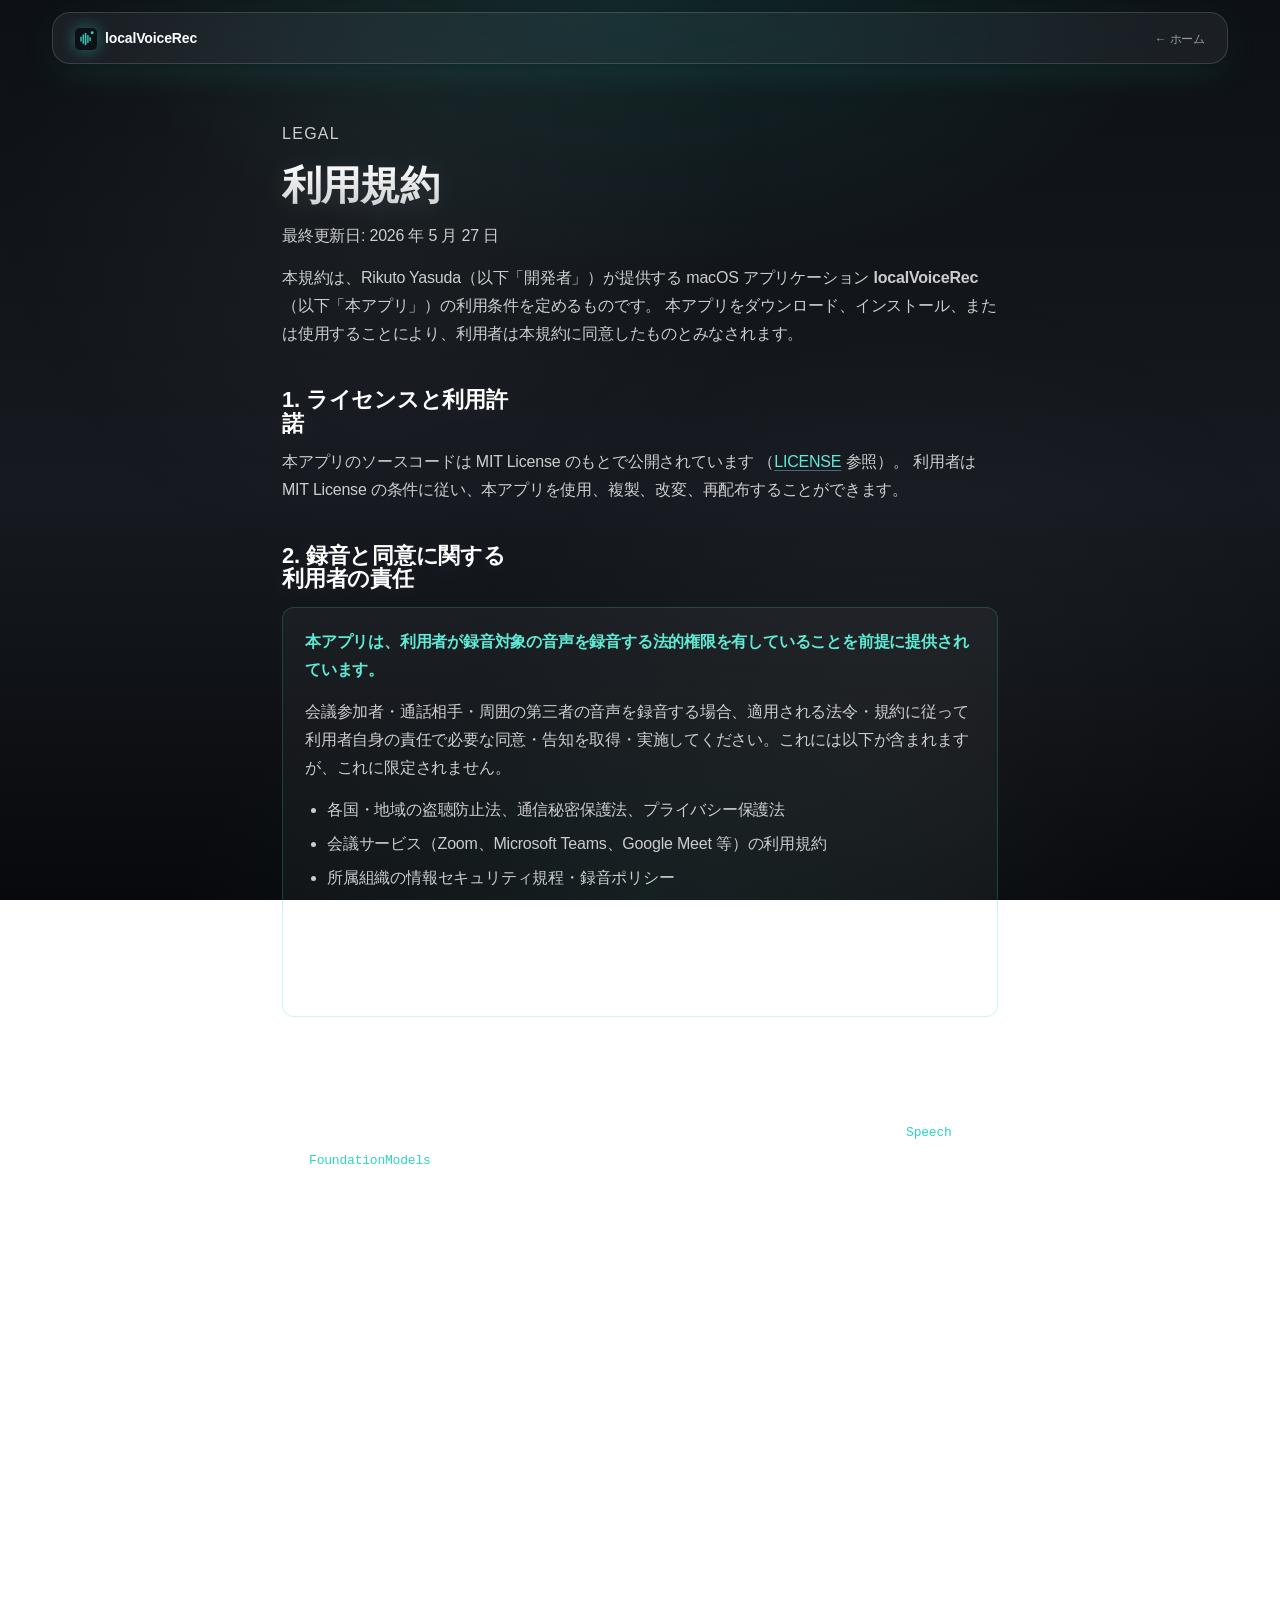
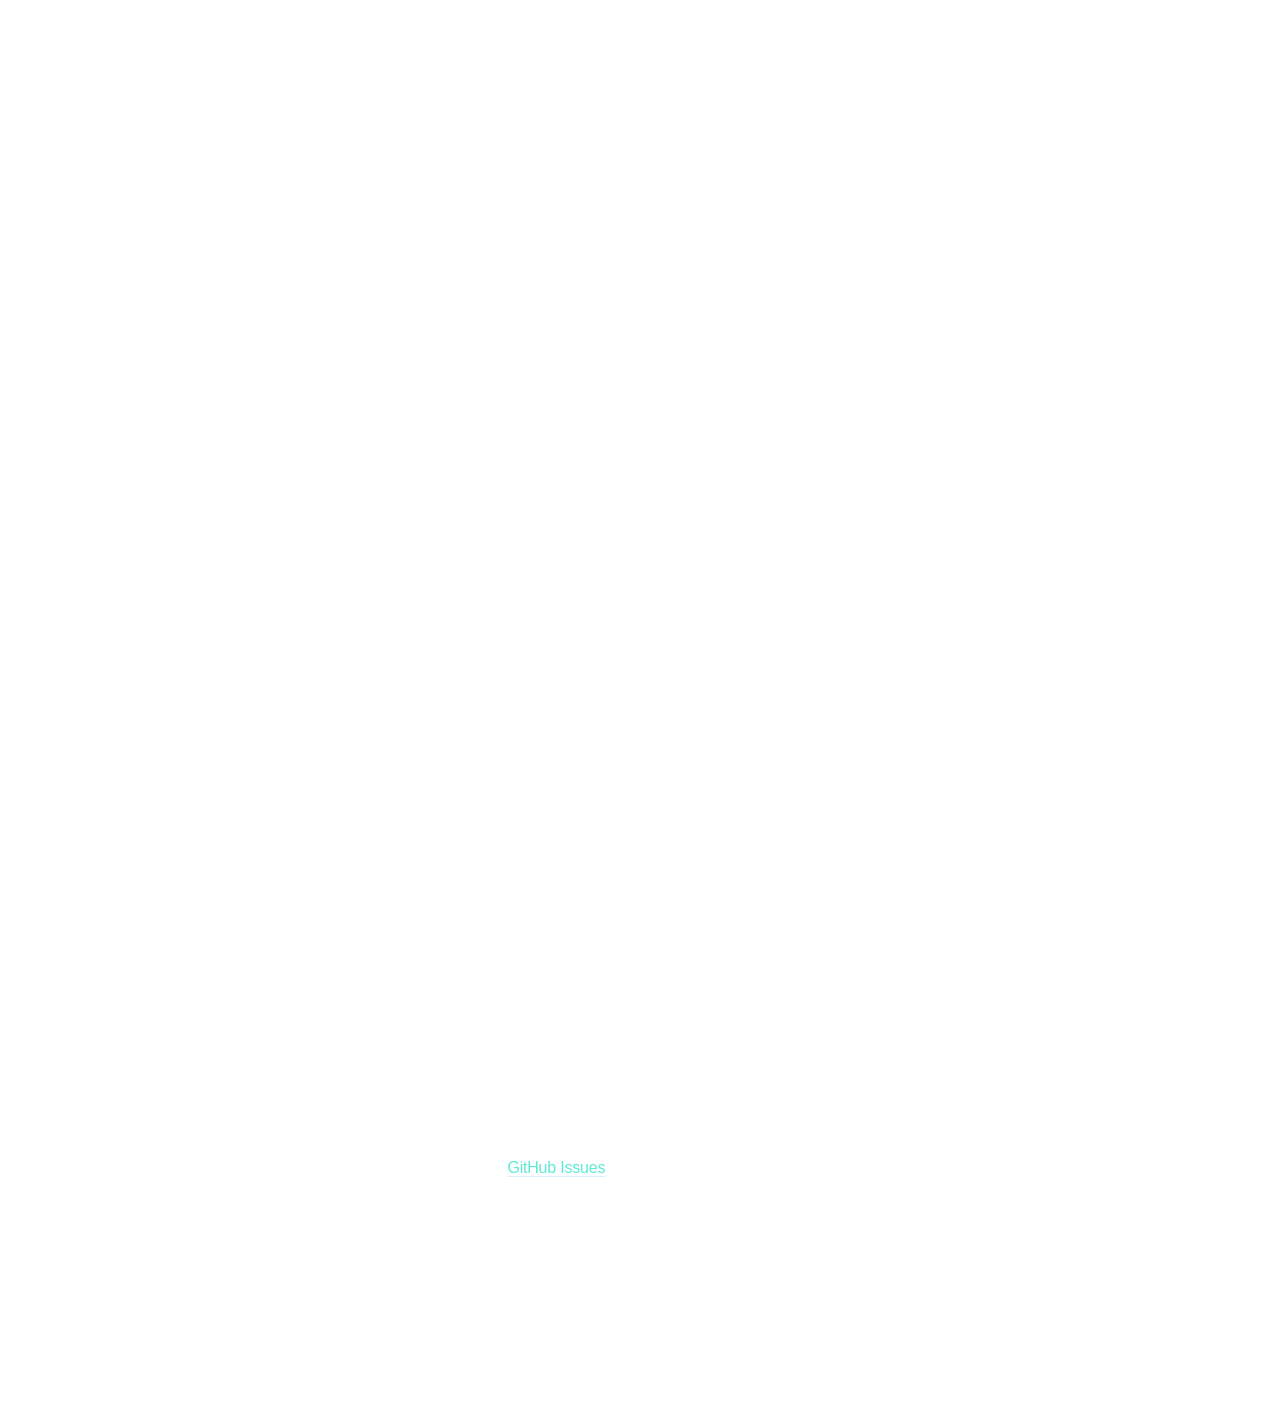
<file: site/terms.html>
<!doctype html>
<html lang="ja">
<head>
  <meta charset="utf-8" />
  <meta name="viewport" content="width=device-width, initial-scale=1, viewport-fit=cover" />
  <title>利用規約 — localVoiceRec</title>
  <meta name="description" content="localVoiceRec の利用規約および免責事項。" />
  <meta name="robots" content="index,follow" />
  <link rel="icon" href="favicon.svg" type="image/svg+xml" />
  <link rel="stylesheet" href="style.css" />
</head>
<body>

<header class="globalnav" role="banner">
  <div class="wrap-wide">
    <div class="globalnav-inner">
      <div class="globalnav-brand">
        <a href="/" style="text-decoration:none;color:inherit;display:inline-flex;align-items:center;gap:8px;">
          <svg viewBox="0 0 64 64" aria-hidden="true">
            <rect width="64" height="64" rx="14" fill="#0D1115"/>
            <g fill="#2DD4BF">
              <rect x="15.5" y="24.5" width="4" height="15" rx="2"/>
              <rect x="22"   y="18"   width="4" height="28" rx="2"/>
              <rect x="28.5" y="13.5" width="4.5" height="37" rx="2.25"/>
              <rect x="35.5" y="20"   width="4" height="24" rx="2"/>
              <rect x="42"   y="26"   width="4" height="12" rx="2"/>
              <circle cx="50" cy="14" r="4.25"/>
            </g>
          </svg>
          localVoiceRec
        </a>
      </div>
      <div class="globalnav-meta"><a href="/" style="color:inherit;text-decoration:none;">← ホーム</a></div>
    </div>
  </div>
</header>

<main class="legal">
  <div class="wrap">
    <p class="legal-eyebrow">Legal</p>
    <h1>利用規約</h1>
    <p class="legal-lead">最終更新日: 2026 年 5 月 27 日</p>

    <p>
      本規約は、Rikuto Yasuda（以下「開発者」）が提供する macOS アプリケーション
      <strong>localVoiceRec</strong>（以下「本アプリ」）の利用条件を定めるものです。
      本アプリをダウンロード、インストール、または使用することにより、利用者は本規約に同意したものとみなされます。
    </p>

    <h2>1. ライセンスと利用許諾</h2>
    <p>
      本アプリのソースコードは MIT License のもとで公開されています
      （<a href="https://github.com/Rikuto-des/localVoiceRec/blob/main/LICENSE">LICENSE</a> 参照）。
      利用者は MIT License の条件に従い、本アプリを使用、複製、改変、再配布することができます。
    </p>

    <h2>2. 録音と同意に関する利用者の責任</h2>
    <div class="legal-callout">
      <p>
        <strong>本アプリは、利用者が録音対象の音声を録音する法的権限を有していることを前提に提供されています。</strong>
      </p>
      <p>
        会議参加者・通話相手・周囲の第三者の音声を録音する場合、適用される法令・規約に従って
        利用者自身の責任で必要な同意・告知を取得・実施してください。これには以下が含まれますが、これに限定されません。
      </p>
      <ul>
        <li>各国・地域の盗聴防止法、通信秘密保護法、プライバシー保護法</li>
        <li>会議サービス（Zoom、Microsoft Teams、Google Meet 等）の利用規約</li>
        <li>所属組織の情報セキュリティ規程・録音ポリシー</li>
        <li>事業者間の秘密保持契約（NDA）</li>
      </ul>
      <p>
        本アプリは録音参加者の同意取得機能を提供しません。録音に起因して発生した法的責任・契約違反・損害賠償等は
        すべて利用者が負うものとし、開発者は一切責任を負いません。
      </p>
    </div>

    <h2>3. 文字起こし・要約の精度に関する免責</h2>
    <p>
      本アプリの文字起こし機能および要約機能は、Apple のオンデバイス機械学習モデル
      （<code>Speech</code> および <code>FoundationModels</code>）を利用しており、その出力結果の
      正確性・完全性・適時性について、開発者は<strong>いかなる保証も行いません</strong>。
    </p>
    <p>
      文字起こし結果は人名・専門用語・固有名詞等を誤認識する場合があります。要約は元の発言内容を
      簡略化または再構成するため、ニュアンスが失われたり事実関係が変化する可能性があります。
      利用者は本アプリの出力結果をそのまま正式な議事録・契約書面・医療記録・法的書面・報道記事として
      使用する前に、必ず元の録音と照合し、人間による検証を行ってください。
    </p>

    <h2>4. 現状有姿（AS IS）での提供</h2>
    <p>
      本アプリは「現状有姿（AS IS）」で提供されます。商品性、特定目的への適合性、第三者の権利を侵害しないことを含め、
      明示または黙示を問わず、<strong>一切の保証を行いません</strong>。動作の中断、データ消失、ファイルの破損、
      システムへの影響等が発生する可能性についても保証しません。
    </p>

    <h2>5. 損害賠償の制限</h2>
    <p>
      適用法令が許容する最大限の範囲において、開発者は本アプリの使用または使用不能に起因する
      <strong>直接・間接・付随的・特別・派生的・懲罰的損害</strong>（逸失利益、データ消失、業務中断、
      第三者からの請求、信用毀損を含むがこれに限定されない）について、契約・不法行為・厳格責任
      その他いかなる法理に基づくかを問わず、<strong>一切責任を負いません</strong>。
    </p>
    <p>
      開発者が責任を負うと判断される場合であっても、その総額は利用者が本アプリの取得のために
      支払った対価（無償配布の場合は 0 円）を上限とします。
    </p>

    <h2>6. 禁止事項</h2>
    <p>利用者は、以下の行為を行ってはなりません。</p>
    <ul>
      <li>適用される法令、第三者の権利、または第三者との契約に違反する目的での使用</li>
      <li>第三者の同意を得ない違法な盗聴・盗撮・スパイ行為への使用</li>
      <li>本アプリを利用して第三者を脅迫、嫌がらせ、誹謗中傷する行為</li>
      <li>本アプリのリバースエンジニアリングを通じて Apple のフレームワークや
        macOS の利用規約に違反する行為</li>
    </ul>

    <h2>7. データ管理は利用者の責任</h2>
    <p>
      本アプリで作成された録音・文字起こし・要約データはすべて利用者の端末内に保存されます。
      バックアップ、暗号化、機密保持、廃棄は利用者の責任で行ってください。
      開発者はこれらのデータの保護義務・復元義務を負いません。
    </p>

    <h2>8. 知的財産権</h2>
    <p>
      本アプリのコード、ロゴ、デザインは MIT License の範囲内で再利用できます。
      利用者が本アプリで作成したコンテンツ（録音・文字起こし・要約）の著作権その他の権利は
      利用者または各権利者に帰属し、開発者は一切の権利を主張しません。
    </p>

    <h2>9. 規約の変更</h2>
    <p>
      開発者は、必要に応じて本規約を変更することができます。変更後の規約は本ページに掲載された時点で効力を生じます。
      重要な変更があった場合は、GitHub リポジトリのリリースノートで告知します。
    </p>

    <h2>10. 準拠法および管轄</h2>
    <p>
      本規約は、日本法に準拠し、日本法に基づき解釈されます。本アプリに関連して紛争が生じた場合は、
      開発者の住所地を管轄する日本の裁判所を第一審の専属的合意管轄裁判所とします。
    </p>

    <h2>11. お問い合わせ</h2>
    <p>
      本規約に関するお問い合わせは
      <a href="https://github.com/Rikuto-des/localVoiceRec/issues">GitHub Issues</a>
      よりお願いいたします。
    </p>
  </div>
</main>

<footer class="footer">
  <div class="wrap-wide">
    <div class="footer-inner">
      <div>© 2026 localVoiceRec</div>
      <div class="footer-links">
        <a href="/">Home</a>
        <a href="/privacy.html">プライバシー</a>
        <a href="/terms.html">利用規約</a>
        <a href="https://github.com/Rikuto-des/localVoiceRec">Source</a>
      </div>
    </div>
  </div>
</footer>

</body>
</html>
</file>
<file: site/style.css>
/* ─────────────────────────────────────────────────────────────
   localVoiceRec — distribution site
   Style: Charcoal + monochrome teal accent
   ───────────────────────────────────────────────────────────── */

:root {
  /* Base canvas — neutral deep charcoal (no purple tint) */
  --bg:           #0D1115;
  --bg-alt:       #161A20;
  --bg-deep:      #08090C;

  /* Accent palette — single hue (teal), 4 tints for tonal gradients only.
     既存コードが --aurora-* を参照しているため、変数名は据え置きで値だけ単色化。 */
  --aurora-1: #5EEAD4;  /* teal-300 (highlight) */
  --aurora-2: #2DD4BF;  /* teal-400 (mid)       */
  --aurora-3: #14B8A6;  /* teal-500 (deep)      */
  --aurora-4: #0F766E;  /* teal-700 (deepest)   */

  /* Text */
  --text:    #FFFFFF;
  --text-2:  rgba(255, 255, 255, 0.78);
  --text-3:  rgba(255, 255, 255, 0.55);
  --text-on-dark: #FFFFFF;

  /* Glass */
  --glass-bg:     rgba(255, 255, 255, 0.06);
  --glass-bg-2:   rgba(255, 255, 255, 0.04);
  --glass-border: rgba(255, 255, 255, 0.14);
  --glass-border-soft: rgba(255, 255, 255, 0.08);

  /* Single accent (used sparingly: CTA / brand / em / links) */
  --accent:       #2DD4BF;
  --accent-hover: #5EEAD4;
  --accent-link:  #5EEAD4;

  --separator:       rgba(255, 255, 255, 0.10);
  --separator-light: rgba(255, 255, 255, 0.06);

  --max:      980px;
  --max-wide: 1200px;

  --font-sans: -apple-system, BlinkMacSystemFont, "SF Pro Display", "SF Pro Text",
               "Inter", "Helvetica Neue", "Hiragino Kaku Gothic ProN", "Yu Gothic", sans-serif;
  --font-mono: "SF Mono", "Menlo", "Consolas", monospace;

  /* シャドウもチャコール基調 + 薄いティールグロー */
  --shadow-soft: 0 10px 40px -10px rgba(45, 212, 191, 0.18),
                 0 2px 12px -2px rgba(0, 0, 0, 0.55);
  --shadow-card: 0 20px 60px -20px rgba(45, 212, 191, 0.22),
                 0 6px 20px -6px rgba(0, 0, 0, 0.65);
}

* { box-sizing: border-box; -webkit-font-smoothing: antialiased; -moz-osx-font-smoothing: grayscale; }

html { font-size: 17px; }

body {
  margin: 0;
  color: var(--text);
  font-family: var(--font-sans);
  line-height: 1.55;
  letter-spacing: -0.012em;
  min-height: 100vh;
  /* マルチハイマップ → 単色ティールグロー 2 つだけ + 縦方向チャコール */
  background:
    radial-gradient(ellipse 70% 50% at 50% 0%,   rgba(45, 212, 191, 0.10), transparent 60%),
    radial-gradient(ellipse 60% 45% at 50% 100%, rgba(45, 212, 191, 0.06), transparent 60%),
    linear-gradient(180deg, var(--bg) 0%, var(--bg-alt) 55%, var(--bg-deep) 100%);
  background-attachment: fixed;
  position: relative;
  overflow-x: hidden;
}

/* Subtle film grain via SVG-less technique — overlay noise using gradients */
body::before {
  content: "";
  position: fixed;
  inset: 0;
  pointer-events: none;
  background:
    radial-gradient(circle at 30% 20%, rgba(255, 255, 255, 0.04) 0%, transparent 35%),
    radial-gradient(circle at 70% 80%, rgba(255, 255, 255, 0.03) 0%, transparent 40%);
  z-index: 0;
}

main, header, footer, section { position: relative; z-index: 1; }

a { color: var(--accent-link); text-decoration: none; transition: color 0.2s ease; }
a:hover { color: var(--accent-hover); text-decoration: underline; }

code { font-family: var(--font-mono); }
p code, dd code, .answer code {
  background: rgba(255, 255, 255, 0.10);
  border: 1px solid var(--glass-border-soft);
  padding: 0.1em 0.45em;
  border-radius: 6px;
  font-size: 0.86em;
  color: #DCFFFC;
  backdrop-filter: blur(6px);
  -webkit-backdrop-filter: blur(6px);
}

em { font-style: normal; color: var(--aurora-3); }

.wrap      { max-width: var(--max);      margin: 0 auto; padding: 0 22px; }
.wrap-wide { max-width: var(--max-wide); margin: 0 auto; padding: 0 22px; }

@media (max-width: 600px) {
  .wrap, .wrap-wide { padding: 0 18px; }
  html { font-size: 16px; }
}

/* ─────────────────────────────────────────────────────────────
   Global nav — frosted glass bar
   ───────────────────────────────────────────────────────────── */
.globalnav {
  position: sticky;
  top: 12px;
  z-index: 9999;
  margin: 12px auto 0;
  max-width: calc(var(--max-wide) - 24px);
  height: 52px;
  background: var(--glass-bg);
  backdrop-filter: saturate(160%) blur(28px);
  -webkit-backdrop-filter: saturate(160%) blur(28px);
  border: 1px solid var(--glass-border);
  border-radius: 18px;
  box-shadow: var(--shadow-soft);
}
.globalnav .wrap-wide { padding: 0 22px; }
.globalnav-inner {
  height: 52px;
  display: flex;
  align-items: center;
  justify-content: space-between;
  font-size: 12px;
  color: var(--text-2);
}
.globalnav-brand {
  display: flex;
  align-items: center;
  gap: 10px;
  font-weight: 600;
  color: var(--text);
  letter-spacing: -0.01em;
  font-size: 14px;
}
.globalnav-brand svg { width: 22px; height: 22px; filter: drop-shadow(0 0 8px rgba(45, 212, 191, 0.45)); }
.globalnav-meta { color: var(--text-3); }
@media (max-width: 600px) { .globalnav-meta { display: none; } }

/* ─────────────────────────────────────────────────────────────
   Hero
   ───────────────────────────────────────────────────────────── */
.hero {
  padding: clamp(72px, 11vw, 140px) 0 clamp(28px, 5vw, 56px);
  text-align: center;
}
.hero-eyebrow {
  font-size: 14px;
  font-weight: 600;
  color: var(--aurora-3);
  margin: 0 0 14px;
  letter-spacing: 0.12em;
  text-transform: uppercase;
  text-shadow: 0 0 24px rgba(45, 212, 191, 0.35);
}
h1 {
  font-size: clamp(40px, 6.4vw, 84px);
  font-weight: 600;
  line-height: 1.04;
  letter-spacing: -0.028em;
  margin: 0 0 26px;
  background: linear-gradient(180deg, #FFFFFF 0%, rgba(255, 255, 255, 0.78) 100%);
  -webkit-background-clip: text;
  background-clip: text;
  -webkit-text-fill-color: transparent;
  text-shadow: 0 4px 30px rgba(255, 255, 255, 0.12);
}
.hero-lead {
  font-size: clamp(18px, 1.8vw, 22px);
  color: var(--text-2);
  line-height: 1.5;
  margin: 0 auto 36px;
  max-width: 38ch;
  letter-spacing: -0.005em;
}

.hero-cta {
  display: inline-flex;
  flex-direction: column;
  gap: 14px;
  align-items: center;
}
.hero-fineprint {
  font-size: 13px;
  color: var(--text-3);
  margin: 0;
}

/* Hero product shot */
.hero-shot {
  margin: clamp(48px, 7vw, 88px) auto 0;
  max-width: 760px;
  padding: 0 22px;
}
.hero-shot img {
  width: 100%;
  height: auto;
  display: block;
  border-radius: 20px;
  border: 1px solid var(--glass-border);
  box-shadow: var(--shadow-card);
  background: var(--glass-bg);
  backdrop-filter: blur(12px);
  -webkit-backdrop-filter: blur(12px);
}

/* ─────────────────────────────────────────────────────────────
   Buttons — gradient glass pill
   ───────────────────────────────────────────────────────────── */
.btn-pill {
  display: inline-flex;
  align-items: center;
  gap: 8px;
  padding: 14px 26px;
  border-radius: 980px;
  font-size: 16px;
  font-weight: 500;
  letter-spacing: -0.005em;
  text-decoration: none;
  border: 1px solid var(--glass-border);
  cursor: pointer;
  transition: transform 0.15s ease, box-shadow 0.25s ease, background 0.25s ease;
  white-space: nowrap;
  position: relative;
  overflow: hidden;
}
.btn-pill-primary {
  color: #0D1115;
  background: var(--accent);
  border-color: rgba(255, 255, 255, 0.22);
  box-shadow:
    0 8px 28px -6px rgba(45, 212, 191, 0.45),
    inset 0 1px 0 rgba(255, 255, 255, 0.32);
  font-weight: 600;
}
.btn-pill-primary:hover {
  color: #0D1115;
  text-decoration: none;
  transform: translateY(-1px);
  background: var(--accent-hover);
  box-shadow:
    0 12px 36px -6px rgba(45, 212, 191, 0.60),
    inset 0 1px 0 rgba(255, 255, 255, 0.40);
}
.btn-pill-primary:active { transform: translateY(0) scale(0.98); }

.btn-pill-secondary {
  color: var(--text);
  background: var(--glass-bg);
  backdrop-filter: blur(20px);
  -webkit-backdrop-filter: blur(20px);
}
.btn-pill-secondary:hover {
  color: var(--text);
  background: rgba(255, 255, 255, 0.14);
  text-decoration: none;
}

.btn-pill .arrow { font-size: 13px; }

/* ─────────────────────────────────────────────────────────────
   Feature panel — translucent glass slabs
   ───────────────────────────────────────────────────────────── */
.feature {
  padding: clamp(72px, 9vw, 130px) 0;
  text-align: center;
}
.feature.alt,
.feature.dark {
  /* Both variants render as a glass slab on the aurora background */
  background: transparent;
}
.feature.alt .wrap,
.feature.dark .wrap,
.feature.alt .wrap-wide,
.feature.dark .wrap-wide {
  position: relative;
}

.feature.alt > .wrap,
.feature.dark > .wrap {
  background: var(--glass-bg-2);
  border: 1px solid var(--glass-border-soft);
  border-radius: 28px;
  padding: clamp(48px, 7vw, 96px) clamp(24px, 4vw, 56px);
  backdrop-filter: blur(24px);
  -webkit-backdrop-filter: blur(24px);
  box-shadow: var(--shadow-soft);
  max-width: var(--max);
}

.feature-eyebrow {
  font-size: 12px;
  font-weight: 600;
  color: var(--aurora-3);
  letter-spacing: 0.14em;
  text-transform: uppercase;
  margin: 0 0 16px;
  text-shadow: 0 0 18px rgba(45, 212, 191, 0.30);
}

h2 {
  font-size: clamp(32px, 4.6vw, 56px);
  font-weight: 600;
  line-height: 1.08;
  letter-spacing: -0.024em;
  margin: 0 0 20px;
  max-width: 20ch;
  margin-left: auto;
  margin-right: auto;
  color: var(--text);
  text-shadow: 0 4px 30px rgba(255, 255, 255, 0.10);
}
h2 em {
  color: var(--accent);
  font-style: italic;
  font-weight: 700;
}

.feature-lead {
  font-size: clamp(17px, 1.4vw, 21px);
  color: var(--text-2);
  line-height: 1.55;
  margin: 0 auto 44px;
  max-width: 48ch;
}

/* App detail shot — floating glass framed image */
.app-shot {
  margin: 0 auto;
  max-width: 1080px;
  padding: 0 22px;
}
.app-shot img {
  width: 100%;
  height: auto;
  display: block;
  border-radius: 20px;
  border: 1px solid var(--glass-border);
  box-shadow: var(--shadow-card);
}

/* ─────────────────────────────────────────────────────────────
   3-column feature grid — glass cards
   ───────────────────────────────────────────────────────────── */
.feature-grid {
  display: grid;
  grid-template-columns: repeat(3, 1fr);
  gap: clamp(20px, 2.4vw, 32px);
  text-align: left;
  margin-top: 28px;
}
@media (max-width: 820px) { .feature-grid { grid-template-columns: 1fr; } }

.feature-card {
  background: var(--glass-bg);
  border: 1px solid var(--glass-border);
  border-radius: 20px;
  padding: 28px 24px;
  backdrop-filter: blur(20px);
  -webkit-backdrop-filter: blur(20px);
  box-shadow: 0 6px 24px -8px rgba(0, 0, 0, 0.4);
  transition: transform 0.25s ease, box-shadow 0.25s ease, border-color 0.25s ease;
}
.feature-card:hover {
  transform: translateY(-2px);
  border-color: rgba(255, 255, 255, 0.22);
  box-shadow: 0 12px 36px -10px rgba(45, 212, 191, 0.30);
}

.feature-icon {
  width: 36px;
  height: 36px;
  margin-bottom: 18px;
  color: var(--accent);
  filter: drop-shadow(0 0 10px rgba(45, 212, 191, 0.40));
}
.feature-card h3 {
  font-size: 19px;
  font-weight: 600;
  letter-spacing: -0.015em;
  margin: 0 0 10px;
  color: var(--text);
}
.feature-card p {
  font-size: 14.5px;
  line-height: 1.6;
  color: var(--text-2);
  margin: 0;
}

/* ─────────────────────────────────────────────────────────────
   Code / artifact (entitlements display) — dark glass
   ───────────────────────────────────────────────────────────── */
.codeblock {
  margin: 36px auto 0;
  max-width: 720px;
  background: rgba(6, 4, 26, 0.55);
  color: var(--text-on-dark);
  border: 1px solid var(--glass-border);
  border-radius: 18px;
  overflow: hidden;
  text-align: left;
  font-family: var(--font-mono);
  backdrop-filter: blur(20px);
  -webkit-backdrop-filter: blur(20px);
  box-shadow: var(--shadow-soft);
}
.codeblock figcaption {
  font-size: 11px;
  letter-spacing: 0.08em;
  text-transform: uppercase;
  padding: 14px 24px;
  color: rgba(255, 255, 255, 0.5);
  border-bottom: 1px solid var(--separator-light);
  font-family: var(--font-sans);
}
.codeblock pre {
  margin: 0;
  padding: 22px 24px;
  font-size: 13px;
  line-height: 1.75;
  overflow-x: auto;
  color: rgba(255, 255, 255, 0.88);
}
.codeblock .c-key { color: #FFD86B; }
.codeblock .c-val { color: #6EFFD0; }
.codeblock .c-comment { color: rgba(255, 255, 255, 0.4); font-style: italic; }

.codeblock.codeblock-md {
  background: rgba(255, 255, 255, 0.06);
  color: var(--text);
}
.codeblock-md figcaption { color: var(--text-3); }
.codeblock-md pre { color: rgba(255, 255, 255, 0.90); }
.codeblock-md .m-h1 { color: #FFFFFF; font-weight: 700; }
.codeblock-md .m-h2 {
  color: var(--accent);
  font-weight: 600;
}
.codeblock-md .m-key { color: rgba(255, 255, 255, 0.55); }
.codeblock-md .m-em  { color: rgba(255, 255, 255, 0.55); }
.codeblock-md .m-spk { color: var(--aurora-3); font-weight: 600; }

/* ─────────────────────────────────────────────────────────────
   How it works — 3 steps as floating glass tiles
   ───────────────────────────────────────────────────────────── */
.steps {
  list-style: none;
  padding: 0;
  margin: 36px 0 0;
  display: grid;
  grid-template-columns: repeat(3, 1fr);
  gap: clamp(20px, 2.4vw, 32px);
  text-align: left;
}
@media (max-width: 820px) { .steps { grid-template-columns: 1fr; } }

.steps li {
  background: var(--glass-bg);
  border: 1px solid var(--glass-border);
  border-radius: 20px;
  padding: 28px 24px;
  backdrop-filter: blur(20px);
  -webkit-backdrop-filter: blur(20px);
  box-shadow: 0 6px 24px -8px rgba(0, 0, 0, 0.4);
}
.step-num {
  font-size: 12px;
  font-weight: 600;
  letter-spacing: 0.12em;
  text-transform: uppercase;
  color: var(--accent);
  margin: 0 0 10px;
}
.steps h3 {
  font-size: 19px;
  font-weight: 600;
  letter-spacing: -0.015em;
  margin: 0 0 10px;
  color: var(--text);
}
.steps p {
  font-size: 14.5px;
  color: var(--text-2);
  line-height: 1.6;
  margin: 0;
}

/* ─────────────────────────────────────────────────────────────
   Spec / requirements
   ───────────────────────────────────────────────────────────── */
.spec {
  display: grid;
  grid-template-columns: 1fr 1fr;
  gap: 0;
  margin: 36px auto 0;
  max-width: 720px;
  border-top: 1px solid var(--separator);
  text-align: left;
}
@media (max-width: 600px) { .spec { grid-template-columns: 1fr; } }
.spec > div {
  display: grid;
  grid-template-columns: 16ch 1fr;
  gap: 18px;
  padding: 18px 0;
  border-bottom: 1px solid var(--separator-light);
  align-items: baseline;
}
@media (min-width: 600px) {
  .spec > div:nth-child(even) {
    padding-left: 36px;
    border-left: 1px solid var(--separator-light);
  }
}
.spec dt {
  font-size: 13px;
  color: var(--text-3);
  font-weight: 500;
  letter-spacing: 0.02em;
}
.spec dd { margin: 0; font-size: 16px; color: var(--text); font-weight: 400; }

/* ─────────────────────────────────────────────────────────────
   Download section — premium glass card
   ───────────────────────────────────────────────────────────── */
.download {
  padding: clamp(72px, 9vw, 130px) 0;
  text-align: center;
}
.download h2 { max-width: none; }
.download-card {
  max-width: 660px;
  margin: 36px auto 0;
  padding: 40px;
  background: var(--glass-bg);
  border: 1px solid var(--glass-border);
  border-radius: 24px;
  backdrop-filter: blur(28px);
  -webkit-backdrop-filter: blur(28px);
  box-shadow: var(--shadow-card);
  text-align: left;
  position: relative;
  overflow: hidden;
}
.download-card::before {
  content: "";
  position: absolute;
  inset: -2px;
  border-radius: 24px;
  padding: 1px;
  /* 単色ティールの薄→濃→薄 トーナル */
  background: linear-gradient(135deg,
    rgba(45, 212, 191, 0.45) 0%,
    rgba(45, 212, 191, 0.10) 50%,
    rgba(45, 212, 191, 0.35) 100%);
  -webkit-mask: linear-gradient(#000 0 0) content-box, linear-gradient(#000 0 0);
  -webkit-mask-composite: xor;
          mask-composite: exclude;
  pointer-events: none;
}
.download-version-row {
  display: flex;
  align-items: baseline;
  justify-content: space-between;
  margin-bottom: 4px;
}
.download-version {
  font-size: 28px;
  font-weight: 700;
  letter-spacing: -0.022em;
  margin: 0;
  color: var(--text);
}
.download-build {
  font-size: 12px;
  color: var(--text-3);
  margin: 0;
}
.download-cta {
  margin-top: 24px;
  display: flex;
  align-items: center;
  gap: 18px;
  flex-wrap: wrap;
}
.download-cta .btn-pill { font-size: 16px; }
.download-note {
  margin: 24px 0 0;
  padding: 20px;
  background: rgba(255, 255, 255, 0.05);
  border: 1px solid var(--glass-border-soft);
  border-radius: 14px;
  font-size: 13px;
  color: var(--text-2);
  line-height: 1.65;
}
.download-note strong { color: var(--text); }

.download-hash {
  display: block;
  margin-top: 20px;
  padding: 14px 16px;
  background: rgba(6, 4, 26, 0.55);
  border: 1px solid var(--glass-border-soft);
  color: #DCFFFC;
  border-radius: 12px;
  font-family: var(--font-mono);
  font-size: 11px;
  word-break: break-all;
  line-height: 1.6;
}
.download-hash-label {
  display: block;
  font-size: 11px;
  text-transform: uppercase;
  letter-spacing: 0.12em;
  color: var(--text-3);
  margin-bottom: 8px;
}
.btn-copy {
  display: inline-block;
  margin-top: 10px;
  font-size: 12px;
  color: var(--aurora-3);
  background: transparent;
  border: none;
  padding: 0;
  cursor: pointer;
  font-family: inherit;
}
.btn-copy:hover { text-decoration: underline; color: var(--accent-hover); }

.verify-cmd {
  display: block;
  margin-top: 18px;
  padding: 12px 14px;
  background: rgba(255, 255, 255, 0.05);
  border-radius: 10px;
  font-family: var(--font-mono);
  font-size: 12px;
  color: var(--text-2);
  border: 1px solid var(--glass-border-soft);
}

/* ─────────────────────────────────────────────────────────────
   FAQ — glass accordion
   ───────────────────────────────────────────────────────────── */
.faq {
  text-align: left;
  max-width: 720px;
  margin: 36px auto 0;
  background: var(--glass-bg);
  border: 1px solid var(--glass-border);
  border-radius: 20px;
  backdrop-filter: blur(20px);
  -webkit-backdrop-filter: blur(20px);
  padding: 4px 24px;
}
.faq details {
  border-bottom: 1px solid var(--separator-light);
}
.faq details:last-child { border-bottom: none; }
.faq summary {
  list-style: none;
  cursor: pointer;
  padding: 22px 0;
  font-size: 17px;
  font-weight: 600;
  letter-spacing: -0.012em;
  position: relative;
  padding-right: 36px;
  color: var(--text);
  transition: color 0.2s ease;
}
.faq summary::after {
  content: "+";
  position: absolute;
  right: 4px;
  top: 50%;
  transform: translateY(-50%);
  font-size: 22px;
  font-weight: 300;
  color: var(--aurora-3);
  transition: transform 0.25s ease;
}
.faq details[open] summary::after { content: "−"; }
.faq summary::-webkit-details-marker { display: none; }
.faq summary:hover { color: var(--aurora-3); }
.faq .answer {
  padding: 0 0 22px;
  color: var(--text-2);
  font-size: 15.5px;
  line-height: 1.65;
  max-width: 640px;
}
.faq .answer a { color: var(--accent-link); }

/* ─────────────────────────────────────────────────────────────
   Footer
   ───────────────────────────────────────────────────────────── */
.footer {
  padding: 40px 0 32px;
  margin-top: 40px;
  border-top: 1px solid var(--separator-light);
  font-size: 12px;
  color: var(--text-3);
}
.footer-inner {
  display: flex;
  justify-content: space-between;
  align-items: center;
  flex-wrap: wrap;
  gap: 16px;
}
.footer a { color: var(--text-3); }
.footer a:hover { color: var(--text); text-decoration: underline; }
.footer-links { display: flex; gap: 22px; flex-wrap: wrap; }

/* ─────────────────────────────────────────────────────────────
   Utility
   ───────────────────────────────────────────────────────────── */
.sr-only {
  position: absolute;
  width: 1px; height: 1px;
  padding: 0; margin: -1px;
  overflow: hidden; clip: rect(0,0,0,0);
  white-space: nowrap; border: 0;
}

/* ─────────────────────────────────────────────────────────────
   Motion: scroll reveal + hero stagger + screenshot parallax
   - すべて `html.lvr-anim` クラス配下にスコープ。
   - <head> の小さな inline script が prefers-reduced-motion: reduce でない
     ときだけそのクラスを付与する → reduce-motion / no-JS は元の静的レイアウト。
   ───────────────────────────────────────────────────────────── */
.lvr-anim .reveal {
  opacity: 0;
  transform: translate3d(0, 28px, 0);
  transition:
    opacity 0.9s cubic-bezier(0.22, 0.7, 0.18, 1),
    transform 0.9s cubic-bezier(0.22, 0.7, 0.18, 1);
  will-change: opacity, transform;
}
.lvr-anim .reveal.is-visible {
  opacity: 1;
  transform: translate3d(0, 0, 0);
}

/* ヒーローは scroll 前に既に画面内 → 段階フェードインで時間差着地 */
@keyframes lvrFadeUp {
  from { opacity: 0; transform: translate3d(0, 22px, 0); }
  to   { opacity: 1; transform: translate3d(0, 0, 0); }
}
.lvr-anim .hero .hero-eyebrow,
.lvr-anim .hero h1,
.lvr-anim .hero .hero-lead,
.lvr-anim .hero .hero-cta,
.lvr-anim .hero-shot {
  animation: lvrFadeUp 0.95s cubic-bezier(0.22, 0.7, 0.18, 1) both;
}
.lvr-anim .hero .hero-eyebrow { animation-delay: 0.05s; }
.lvr-anim .hero h1            { animation-delay: 0.18s; }
.lvr-anim .hero .hero-lead    { animation-delay: 0.34s; }
.lvr-anim .hero .hero-cta     { animation-delay: 0.50s; }
.lvr-anim .hero-shot          { animation-delay: 0.62s; }

/* 画像のパララックス: JS が --ty を更新 (rAF) → GPU transform */
.lvr-anim .parallax-tilt {
  transform: translate3d(0, var(--ty, 0px), 0);
  will-change: transform;
}

/* カード hover の質感を少し強化 */
.lvr-anim .download-card {
  transition: transform 0.4s cubic-bezier(0.22, 0.7, 0.18, 1),
              box-shadow 0.4s cubic-bezier(0.22, 0.7, 0.18, 1);
}
.lvr-anim .download-card:hover {
  transform: translateY(-3px);
  box-shadow:
    0 28px 80px -24px rgba(45, 212, 191, 0.42),
    0 8px 24px -8px rgba(0, 0, 0, 0.65);
}

@media (prefers-reduced-motion: reduce) {
  *, *::before, *::after { transition: none !important; animation: none !important; }
}

@media print {
  body { background: #fff; color: #000; }
  body::before { display: none; }
  .globalnav, .download-cta, .faq summary::after { display: none; }
}

/* ─────────────────────────────────────────────────────────────
   Legal pages (privacy / terms)
   ───────────────────────────────────────────────────────────── */
.legal {
  padding: 56px 0 96px;
}
.legal .wrap { max-width: 760px; }
.legal-eyebrow {
  font-size: 13px;
  letter-spacing: 0.08em;
  text-transform: uppercase;
  color: var(--accent);
  margin: 0 0 12px;
}
.legal h1 {
  font-size: 40px;
  line-height: 1.15;
  letter-spacing: -0.02em;
  margin: 0 0 14px;
  background: linear-gradient(180deg, #FFFFFF 0%, rgba(255, 255, 255, 0.78) 100%);
  -webkit-background-clip: text;
  background-clip: text;
  color: transparent;
}
.legal-lead {
  color: var(--text-3);
  margin: 0 0 32px;
  font-size: 14px;
}
.legal h2 {
  font-size: 22px;
  letter-spacing: -0.01em;
  margin: 40px 0 12px;
  color: var(--text);
}
.legal p, .legal ul {
  color: var(--text-2);
  font-size: 16px;
  line-height: 1.75;
  margin: 0 0 14px;
}
.legal ul { padding-left: 22px; }
.legal li { margin-bottom: 6px; }
.legal a {
  color: var(--accent-link);
  text-decoration: underline;
  text-decoration-color: rgba(160, 217, 255, 0.4);
  text-underline-offset: 3px;
}
.legal a:hover { text-decoration-color: var(--accent-link); }
.legal code {
  background: var(--glass-bg-2);
  border: 1px solid var(--glass-border-soft);
  border-radius: 4px;
  padding: 1px 6px;
  font-size: 13px;
  color: var(--accent);
}
.legal pre {
  background: var(--glass-bg-2);
  border: 1px solid var(--glass-border-soft);
  border-radius: 8px;
  padding: 14px 16px;
  overflow-x: auto;
  margin: 12px 0 20px;
}
.legal pre code {
  background: none;
  border: none;
  padding: 0;
  color: var(--text-2);
  font-size: 13px;
}
.legal-callout {
  background: rgba(255, 255, 255, 0.04);
  border: 1px solid rgba(45, 212, 191, 0.22);
  border-radius: 12px;
  padding: 20px 22px;
  margin: 16px 0 24px;
}
.legal-callout p:last-child { margin-bottom: 0; }
.legal-callout strong { color: var(--accent-hover); }

/* Consent banner on landing page */
.consent-warning {
  background: rgba(255, 255, 255, 0.04);
  border: 1px solid rgba(45, 212, 191, 0.28);
  border-radius: 14px;
  padding: 18px 22px;
  margin: 24px auto 0;
  max-width: 760px;
  color: var(--text-2);
  font-size: 14px;
  line-height: 1.65;
}
.consent-warning strong { color: var(--accent-hover); display: block; margin-bottom: 6px; }
.consent-warning a { color: var(--accent-link); text-decoration: underline; text-underline-offset: 3px; }
</file>
